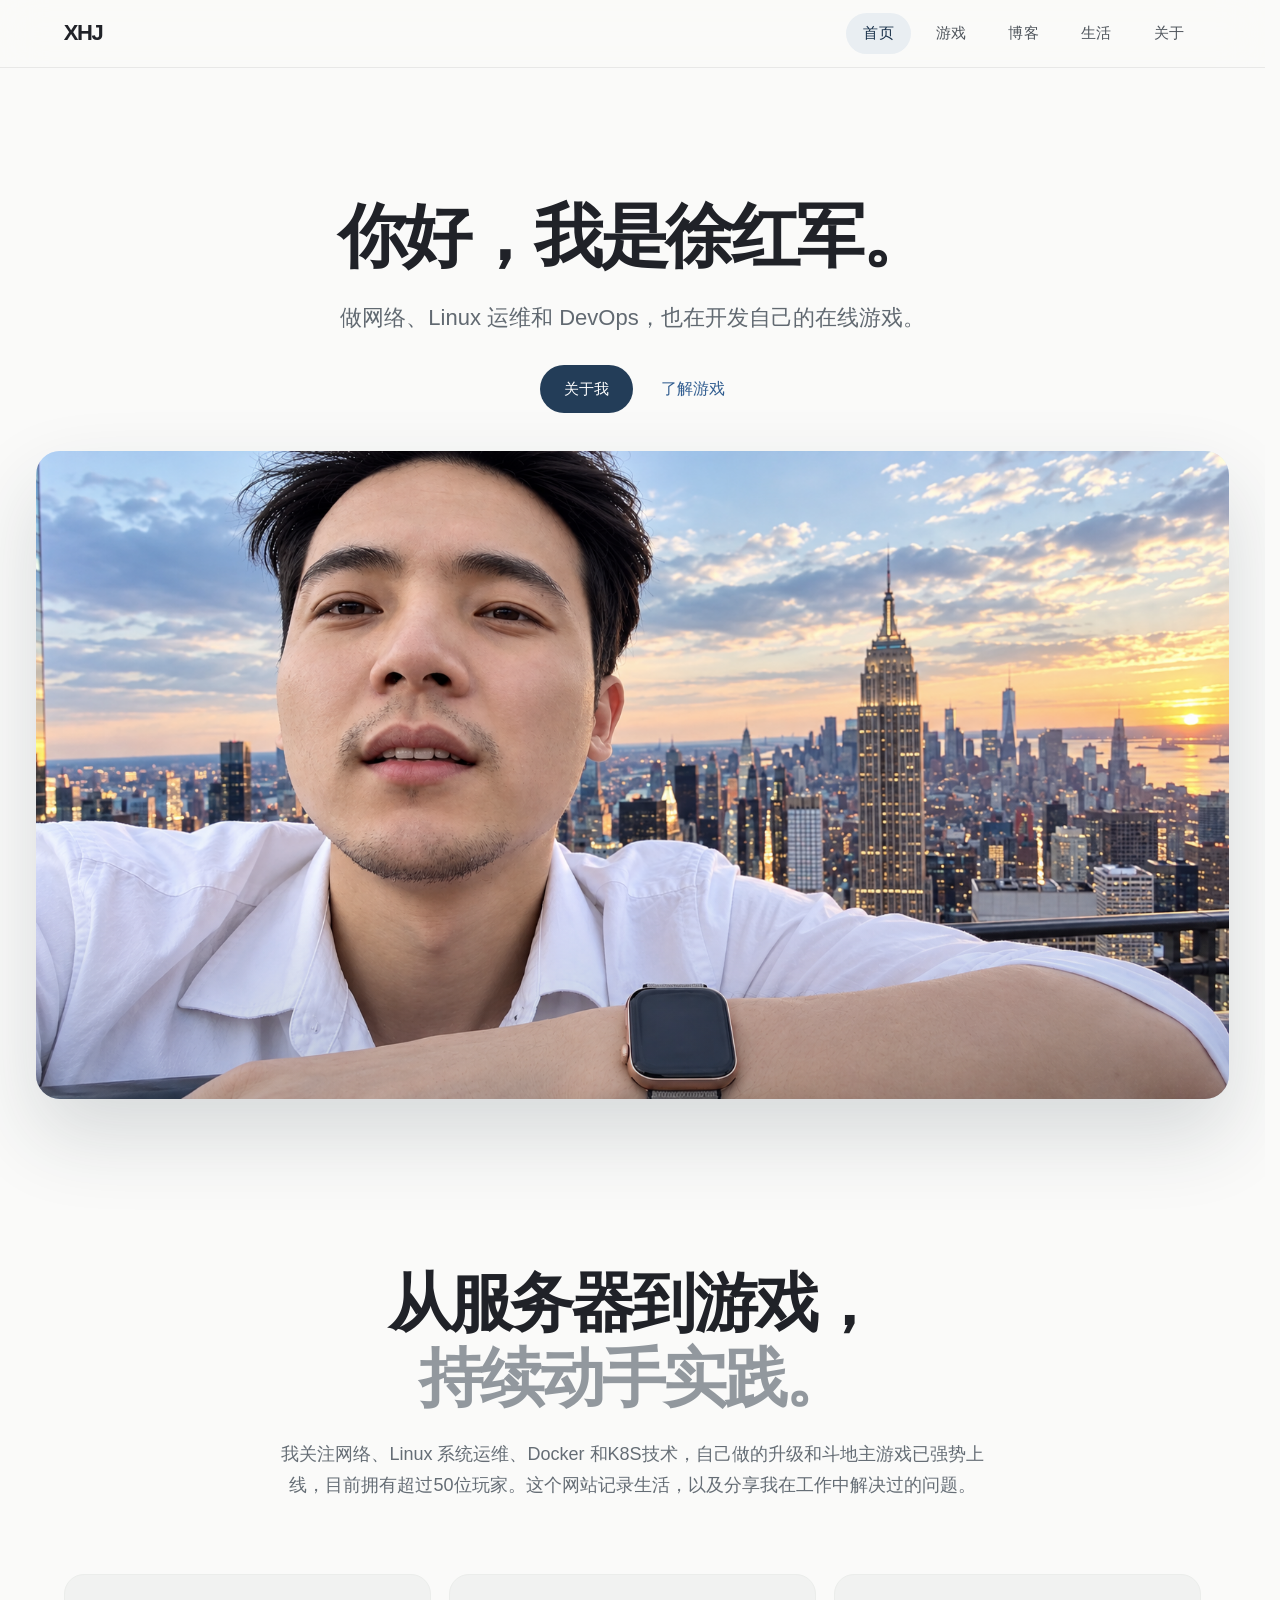
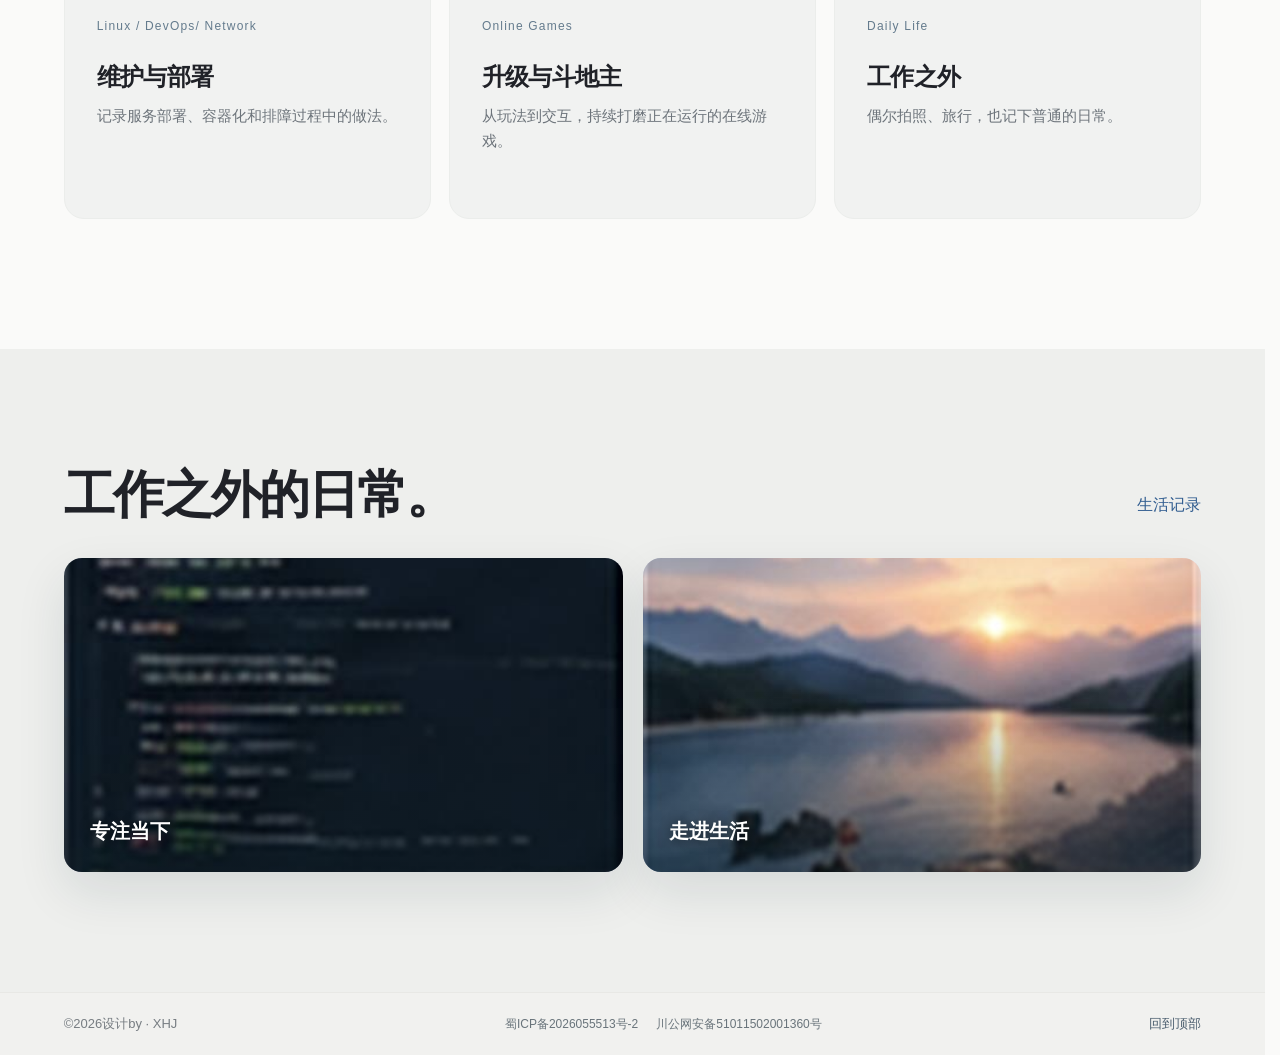
<file: index.html>
<!doctype html>
<html lang="zh-CN">
<head>
  <meta charset="utf-8">
  <meta name="viewport" content="width=device-width, initial-scale=1">
  <meta name="theme-color" content="#f5f5f7">
  <meta name="description" content="徐红军 XHJ 的个人网站，记录 Linux 运维、DevOps 项目与生活。">
  <title>个人主页</title>
  <link rel="icon" type="image/svg+xml" href="assets/favicon.svg">
  <link rel="stylesheet" href="styles.css?v=20261028d">
</head>
<body class="home-page">
  <header class="topbar">
    <div class="wrap nav">
      <a class="logo" href="index.html" aria-label="徐红军首页">XHJ<span class="brand-name"></span></a>
      <nav id="nav" aria-label="主导航">
        <a class="active" href="index.html" aria-current="page">首页</a>
        <a href="projects.html">游戏</a>
        <a href="blog.html">博客</a>
        <a href="life.html">生活</a>
        <a href="about.html">关于</a>
      </nav>
      <button id="menu" class="menu" type="button" aria-label="展开菜单" aria-expanded="false"><span class="menu-lines" aria-hidden="true"></span></button>
    </div>
  </header>

  <main id="home">
    <section class="showcase-intro wrap" aria-labelledby="home-title">
      <h1 id="home-title">你好，我是徐红军。<br><span></span></h1>
      <p class="showcase-lead">做网络、Linux 运维和 DevOps，也在开发自己的在线游戏。</p>
      <div class="showcase-actions">
        <a class="btn primary" href="about.html">关于我</a>
        <a class="text-link" href="projects.html">了解游戏</a>
      </div>
    </section>

    <section class="showcase-photo wrap" aria-label="个人介绍图片">
      <div class="showcase-photo-frame">
        <img class="showcase-landscape" src="assets/hero-landscape.jpg" alt="城市夕阳背景下的人像示例图，可替换为自己的照片" width="1760" height="894" fetchpriority="high">
        <div class="showcase-photo-caption">
        </div>
      </div>
      <p class="photo-hint"></p>
    </section>

    <section class="showcase-belief wrap" aria-labelledby="belief-title">
      <p class="eyebrow"></p>
      <h2 id="belief-title">从服务器到游戏，<br><span>持续动手实践。</span></h2>
      <p>我关注网络、Linux 系统运维、Docker 和K8S技术，自己做的升级和斗地主游戏已强势上线，目前拥有超过50位玩家。这个网站记录生活，以及分享我在工作中解决过的问题。</p>
      <div class="belief-grid">
        <article><span>Linux / DevOps/ Network</span><h3>维护与部署</h3><p>记录服务部署、容器化和排障过程中的做法。</p></article>
        <article><span>Online Games</span><h3>升级与斗地主</h3><p>从玩法到交互，持续打磨正在运行的在线游戏。</p></article>
        <article><span>Daily Life</span><h3>工作之外</h3><p>偶尔拍照、旅行，也记下普通的日常。</p></article>
      </div>
    </section>

    <section class="showcase-moments" aria-labelledby="moments-title">
      <div class="wrap">
        <div class="moments-heading">
          <div><p class="eyebrow"></p><h2 id="moments-title">工作之外的日常。</h2></div>
          <a class="text-link" href="life.html">生活记录</a>
        </div>
        <div class="moments-grid">
          <figure><img src="assets/home-workspace.jpg" alt="技术主题示例横幅" loading="lazy" width="480" height="270"><figcaption>专注当下</figcaption></figure>
          <figure><img src="assets/home-outdoors.jpg" alt="湖边日落示例横幅" loading="lazy" width="480" height="270"><figcaption>走进生活</figcaption></figure>
        </div>
      </div>
    </section>
  </main>
  <footer><div class="wrap foot"><span>©2026设计by · XHJ</span><div class="footer-records"><a href="https://beian.miit.gov.cn/" target="_blank" rel="noopener noreferrer">蜀ICP备2026055513号-2</a><a href="https://www.beian.gov.cn/portal/registerSystemInfo?recordcode=51011502001360" target="_blank" rel="noopener noreferrer">川公网安备51011502001360号</a></div><a class="footer-return" href="#home">回到顶部</a></div></footer>
  <script src="script.js"></script>
</body>
</html>
</file>
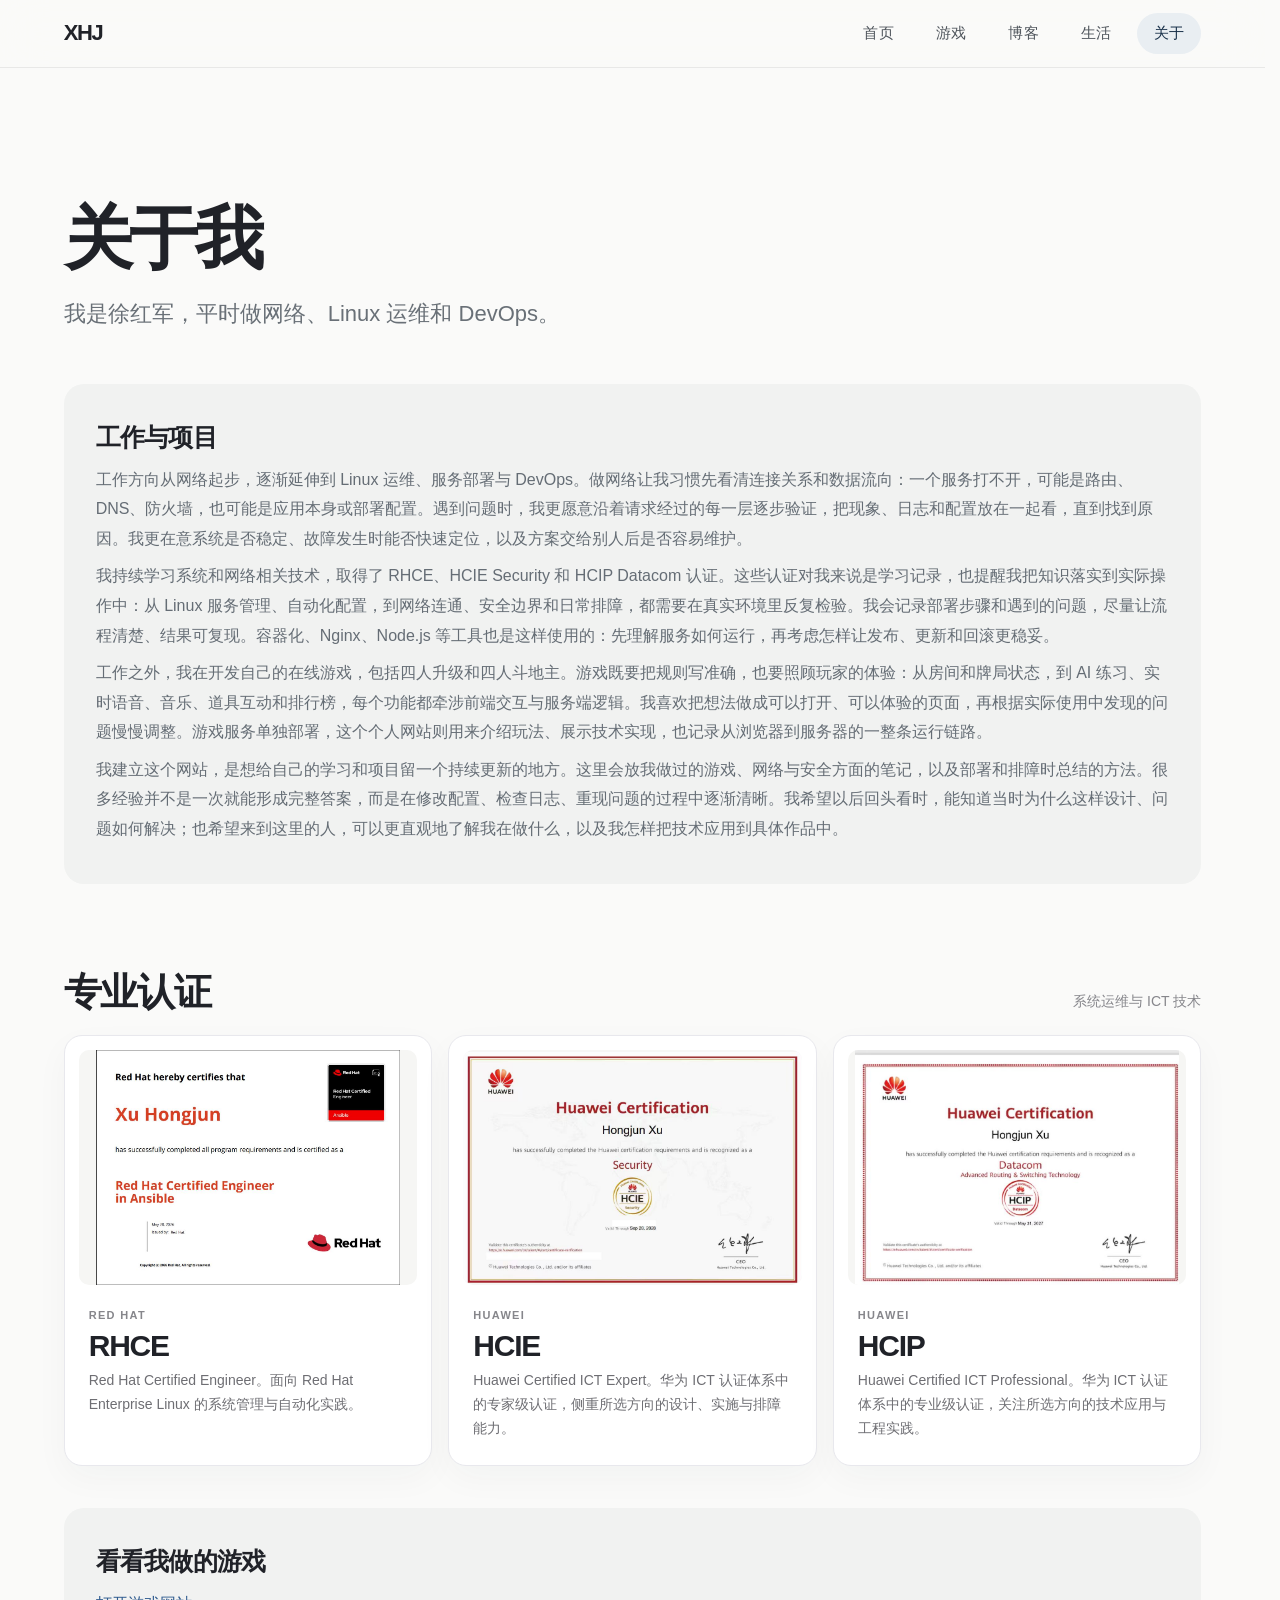
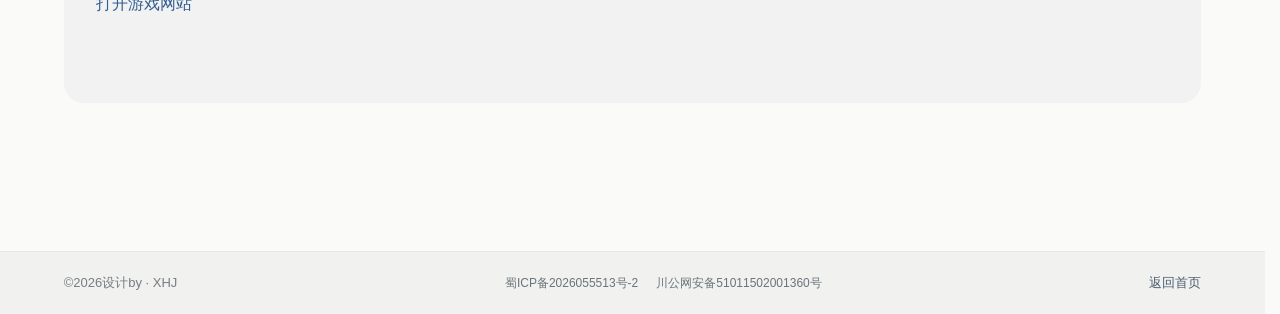
<file: about.html>
<!doctype html>
<html lang="zh-CN">
<head>
  <meta charset="utf-8">
  <meta name="viewport" content="width=device-width,initial-scale=1">
  <title>关于我</title>
  <link rel="icon" type="image/svg+xml" href="assets/favicon.svg">
  <link rel="stylesheet" href="styles.css?v=20261028d">
</head>
<body>
  <header class="topbar">
    <div class="wrap nav">
      <a class="logo" href="index.html">XHJ<span class="brand-name"></span></a>
      <nav id="nav" aria-label="主导航">
        <a href="index.html">首页</a>
        <a href="projects.html">游戏</a>
        <a href="blog.html">博客</a>
        <a href="life.html">生活</a>
        <a class="active" href="about.html">关于</a>
      </nav>
      <button id="menu" class="menu" aria-label="展开菜单" aria-expanded="false"><span class="menu-lines" aria-hidden="true"></span></button>
    </div>
  </header>
  <main class="simple-page wrap">
    <p class="eyebrow"></p>
    <h1>关于我</h1>
    <p>我是徐红军，平时做网络、Linux 运维和 DevOps。</p>
    <article class="entry">
      <h2>工作与项目</h2>
      <p>工作方向从网络起步，逐渐延伸到 Linux 运维、服务部署与 DevOps。做网络让我习惯先看清连接关系和数据流向：一个服务打不开，可能是路由、DNS、防火墙，也可能是应用本身或部署配置。遇到问题时，我更愿意沿着请求经过的每一层逐步验证，把现象、日志和配置放在一起看，直到找到原因。我更在意系统是否稳定、故障发生时能否快速定位，以及方案交给别人后是否容易维护。</p>
      <p>我持续学习系统和网络相关技术，取得了 RHCE、HCIE Security 和 HCIP Datacom 认证。这些认证对我来说是学习记录，也提醒我把知识落实到实际操作中：从 Linux 服务管理、自动化配置，到网络连通、安全边界和日常排障，都需要在真实环境里反复检验。我会记录部署步骤和遇到的问题，尽量让流程清楚、结果可复现。容器化、Nginx、Node.js 等工具也是这样使用的：先理解服务如何运行，再考虑怎样让发布、更新和回滚更稳妥。</p>
      <p>工作之外，我在开发自己的在线游戏，包括四人升级和四人斗地主。游戏既要把规则写准确，也要照顾玩家的体验：从房间和牌局状态，到 AI 练习、实时语音、音乐、道具互动和排行榜，每个功能都牵涉前端交互与服务端逻辑。我喜欢把想法做成可以打开、可以体验的页面，再根据实际使用中发现的问题慢慢调整。游戏服务单独部署，这个个人网站则用来介绍玩法、展示技术实现，也记录从浏览器到服务器的一整条运行链路。</p>
      <p>我建立这个网站，是想给自己的学习和项目留一个持续更新的地方。这里会放我做过的游戏、网络与安全方面的笔记，以及部署和排障时总结的方法。很多经验并不是一次就能形成完整答案，而是在修改配置、检查日志、重现问题的过程中逐渐清晰。我希望以后回头看时，能知道当时为什么这样设计、问题如何解决；也希望来到这里的人，可以更直观地了解我在做什么，以及我怎样把技术应用到具体作品中。</p>
    </article>
    <section class="credentials" aria-labelledby="credentials-title">
      <div class="credentials-heading">
        <div>
          <p class="eyebrow"></p>
          <h2 id="credentials-title">专业认证</h2>
        </div>
        <p>系统运维与 ICT 技术</p>
      </div>
      <div class="credentials-grid">
        <article class="credential-card">
          <img class="credential-thumb" src="assets/certificate-rhce-public.jpg" alt="RHCE 证书，二维码和证书编号已遮挡" width="1085" height="837" loading="lazy">
          <div class="credential-copy">
            <span class="credential-issuer">RED HAT</span>
            <h3>RHCE</h3>
            <p>Red Hat Certified Engineer。面向 Red Hat Enterprise Linux 的系统管理与自动化实践。</p>
          </div>
        </article>
        <article class="credential-card">
          <img class="credential-thumb" src="assets/certificate-hcie-public.jpg" alt="HCIE 证书，证书编号已遮挡" width="1090" height="744" loading="lazy">
          <div class="credential-copy">
            <span class="credential-issuer">HUAWEI</span>
            <h3>HCIE</h3>
            <p>Huawei Certified ICT Expert。华为 ICT 认证体系中的专家级认证，侧重所选方向的设计、实施与排障能力。</p>
          </div>
        </article>
        <article class="credential-card">
          <img class="credential-thumb" src="assets/certificate-hcip-public.jpg" alt="HCIP 证书，证书编号已遮挡" width="975" height="707" loading="lazy">
          <div class="credential-copy">
            <span class="credential-issuer">HUAWEI</span>
            <h3>HCIP</h3>
            <p>Huawei Certified ICT Professional。华为 ICT 认证体系中的专业级认证，关注所选方向的技术应用与工程实践。</p>
          </div>
        </article>
      </div>
    </section>
    <article class="entry">
      <h2>看看我做的游戏</h2>
      <p><a href="https://game.xhj66.cn" target="_blank" rel="noopener noreferrer">打开游戏网站</a></p>
    </article>
  </main>
  <footer><div class="wrap foot"><span>©2026设计by · XHJ</span><div class="footer-records"><a href="https://beian.miit.gov.cn/" target="_blank" rel="noopener noreferrer">蜀ICP备2026055513号-2</a><a href="https://www.beian.gov.cn/portal/registerSystemInfo?recordcode=51011502001360" target="_blank" rel="noopener noreferrer">川公网安备51011502001360号</a></div><a class="footer-return" href="index.html">返回首页</a></div></footer>
  <script src="script.js"></script>
</body>
</html>
</file>
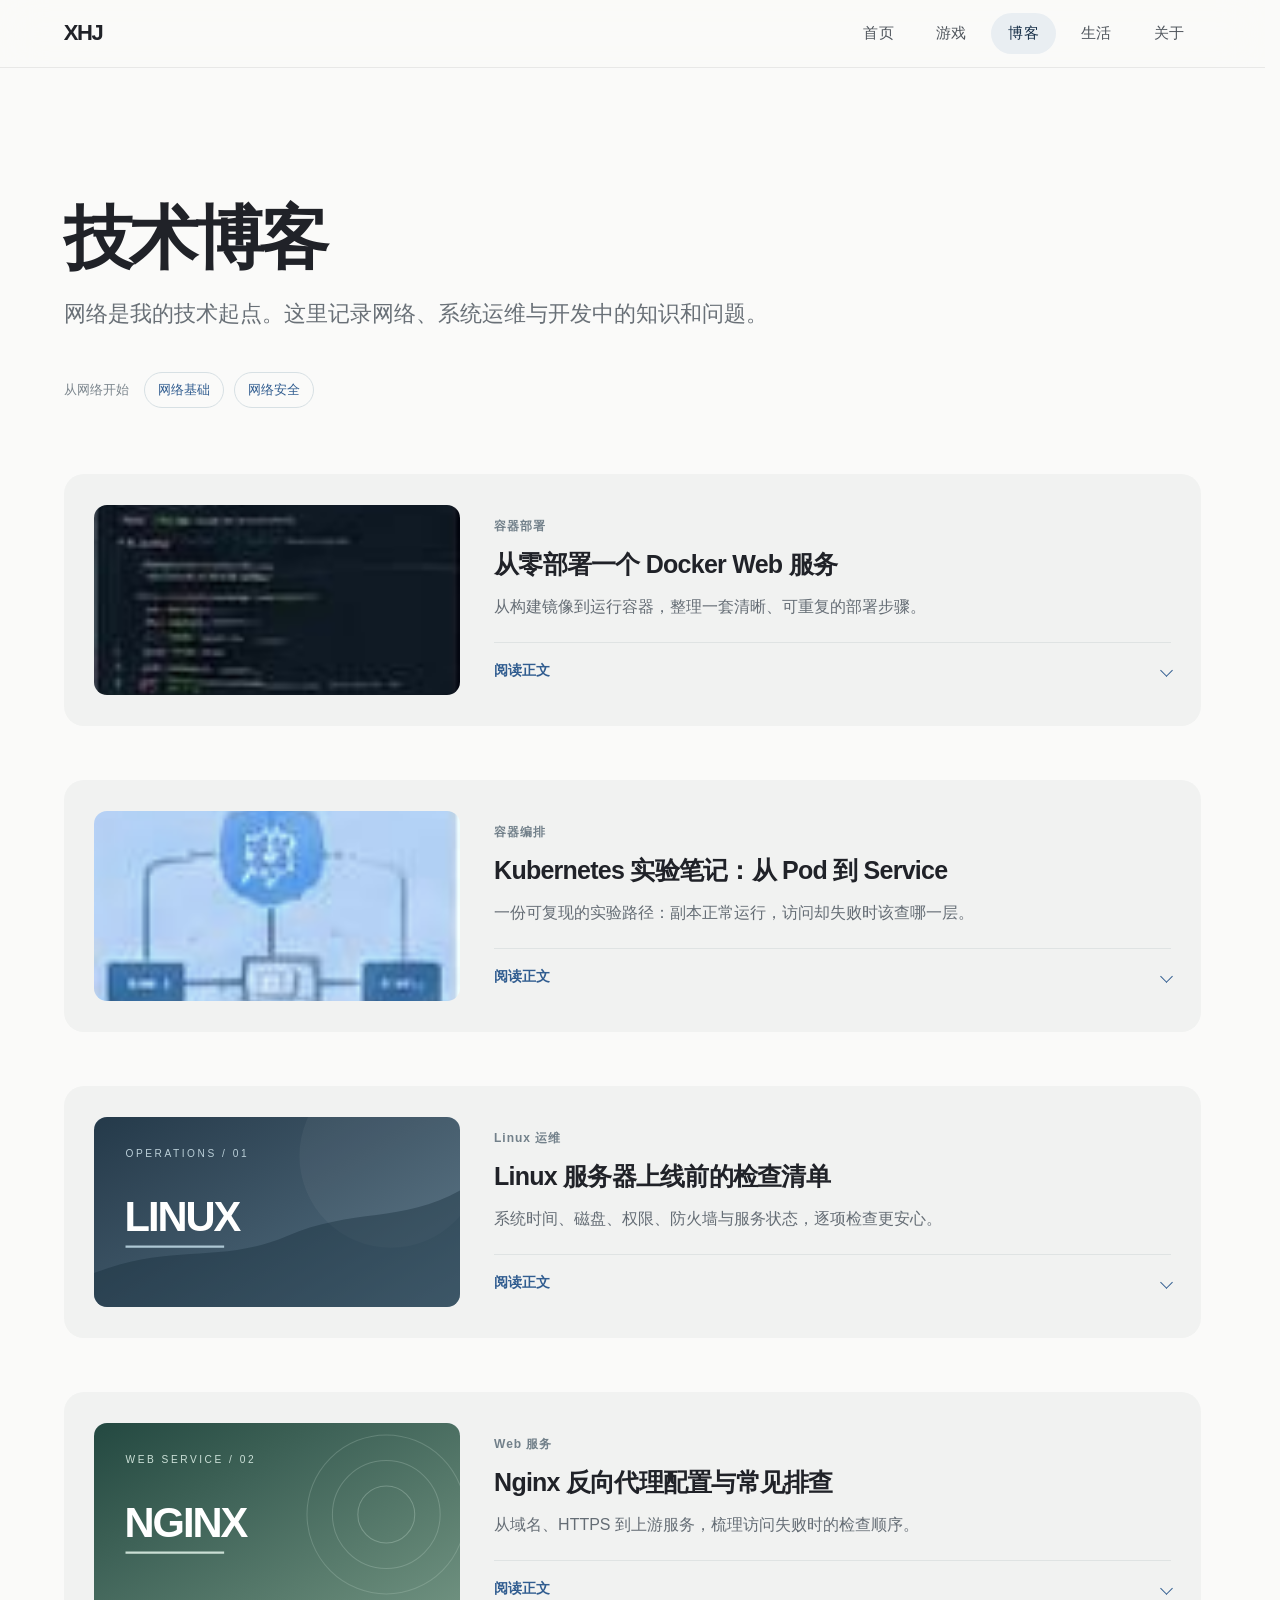
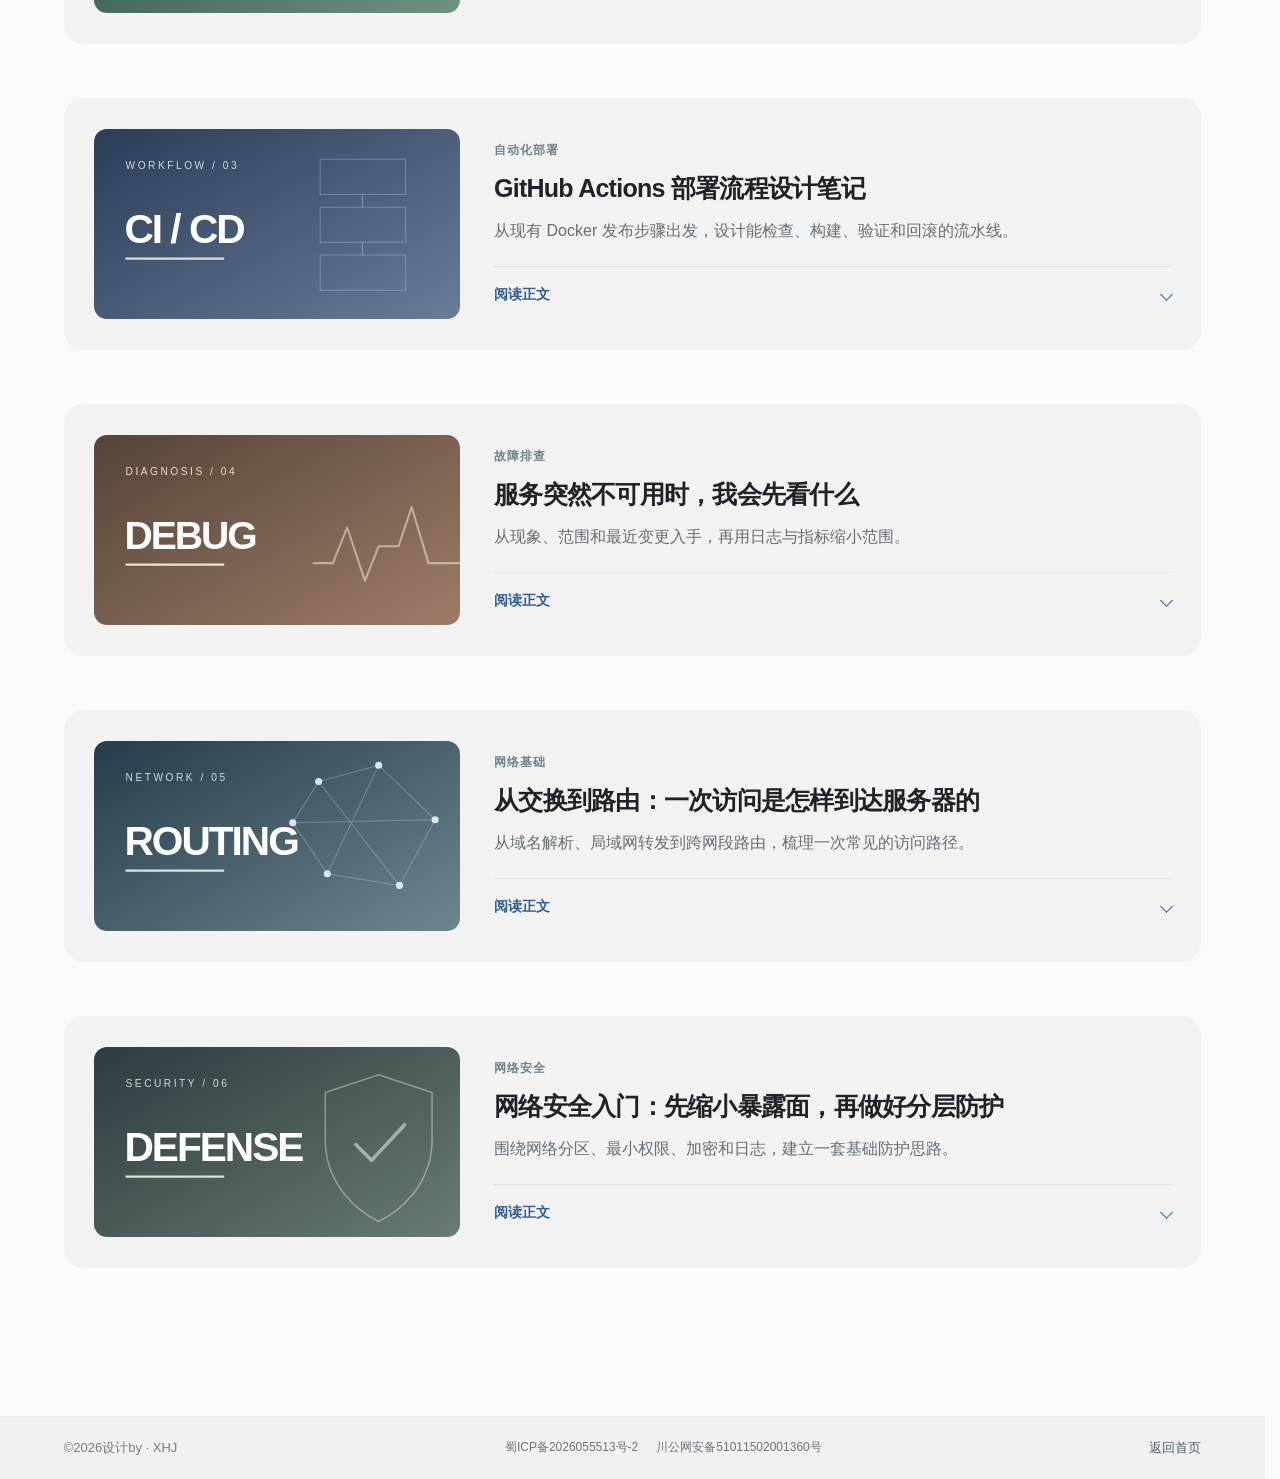
<file: blog.html>
<!doctype html>
<html lang="zh-CN">
<head>
  <meta charset="utf-8">
  <meta name="viewport" content="width=device-width,initial-scale=1">
  <meta name="description" content="徐红军的技术博客，记录 Linux 运维、容器、网络与自动化部署。">
  <title>技术博客</title>
  <link rel="icon" type="image/svg+xml" href="assets/favicon.svg">
  <link rel="stylesheet" href="styles.css?v=20261028d">
</head>
<body>
  <header class="topbar">
    <div class="wrap nav">
      <a class="logo" href="index.html">XHJ<span class="brand-name"></span></a>
      <nav id="nav" aria-label="主导航">
        <a href="index.html">首页</a>
        <a href="projects.html">游戏</a>
        <a class="active" href="blog.html" aria-current="page">博客</a>
        <a href="life.html">生活</a>
        <a href="about.html">关于</a>
      </nav>
      <button id="menu" class="menu" type="button" aria-label="展开菜单" aria-expanded="false"><span class="menu-lines" aria-hidden="true"></span></button>
    </div>
  </header>

  <main class="simple-page wrap journal-page blog-page">
    <p class="eyebrow"></p>
    <h1>技术博客</h1>
    <p>网络是我的技术起点。这里记录网络、系统运维与开发中的知识和问题。</p>
    <div class="blog-topics" aria-label="快速查看网络文章">
      <span>从网络开始</span>
      <a href="#network">网络基础</a>
      <a href="#network-security">网络安全</a>
    </div>

    <div class="blog-list">
      <article class="entry blog-entry" id="docker">
        <img class="entry-image" src="assets/note-docker.jpg" alt="Docker 文章示例配图" width="480" height="270" loading="lazy">
        <div class="post-copy">
          <p class="post-meta">容器部署 <span></span></p>
          <h2>从零部署一个 Docker Web 服务</h2>
          <p class="post-summary">从构建镜像到运行容器，整理一套清晰、可重复的部署步骤。</p>
          <details class="post-details">
            <summary>阅读正文</summary>
            <div class="post-body">
              <p>以这个个人网站为例，应用本身是静态页面，镜像只需要 Nginx。Dockerfile 固定使用 <code>nginx:1.27-alpine</code>，把 HTML、CSS、JS、图片和音乐文件复制到站点目录；<code>nginx/default.conf</code> 用 <code>try_files $uri $uri/ =404</code> 处理路径，避免资源缺失时错误地返回首页。构建前先核对资源清单：漏复制一张图片，本地双击页面可能正常，容器中却会变成 404。</p>
              <p>本地验证可执行 <code>docker build -t xhj-homepage:1.0 .</code>，再以 <code>-p 8088:80</code> 启动。先用 <code>docker ps</code> 看容器是否运行，再用 <code>curl -I http://127.0.0.1:8088/</code> 看首页响应；图片、CSS、JS 也要各抽查一个具体路径。容器的健康检查只请求首页，因此“healthy”并不能代替资源检查。</p>
              <p>曾经容易忽略的点是“端口能访问”与“页面完整”是两件事：HTML 返回 200，但静态资源路径不对时仍会出现空白图片或缺少样式。排查时打开浏览器 Network，记录失败 URL，再对照 Dockerfile 的复制路径和 Nginx 根目录，而不是盲目重建镜像。更新时给镜像新标签，确认新版本可用后再替换旧容器，并保留上一版本以便回滚。</p>
            </div>
          </details>
        </div>
      </article>

      <article class="entry blog-entry" id="kubernetes">
        <img class="entry-image" src="assets/note-kubernetes.jpg" alt="Kubernetes 文章示例配图" width="480" height="270" loading="lazy">
        <div class="post-copy">
          <p class="post-meta">容器编排 <span></span></p>
          <h2>Kubernetes 实验笔记：从 Pod 到 Service</h2>
          <p class="post-summary">一份可复现的实验路径：副本正常运行，访问却失败时该查哪一层。</p>
          <details class="post-details">
            <summary>阅读正文</summary>
            <div class="post-body">
              <p>这篇是实验记录，不对应本站线上架构；个人网站当前仍由 Docker 和 Nginx 提供服务。实验可以从一个 Nginx Deployment 开始，给 Pod 标记 <code>app: web-demo</code>，再创建选择相同标签的 ClusterIP Service。Deployment 管理副本和滚动更新，Service 提供稳定的集群内入口；两者之间靠 selector 连接。</p>
              <p>最典型的现象是 <code>kubectl get pods</code> 显示 Running，但访问 Service 仍失败。此时先运行 <code>kubectl get endpoints web-demo</code>：如果没有后端地址，重点检查 Service selector 是否与 Pod 标签完全一致；若有地址，再核对 <code>port</code>、<code>targetPort</code> 和容器实际监听端口。<code>kubectl describe pod</code> 能看到调度与探针事件，<code>kubectl logs</code> 用来判断应用是否启动。</p>
              <p>验证顺序可以固定为“Pod 内访问自身 → 集群内访问 Service → 端口转发到本机”。例如用 <code>kubectl port-forward service/web-demo 8080:80</code> 测试时，若本机能打开，说明 Service 至 Pod 的链路基本成立；外部仍不通，就该检查 Ingress、负载均衡或防火墙。这种分层验证能避免把入口问题误判成容器问题。</p>
            </div>
          </details>
        </div>
      </article>

      <article class="entry blog-entry" id="linux">
        <img class="entry-image" src="assets/blog-linux.svg" alt="Linux 运维主题示例配图" width="720" height="420" loading="lazy">
        <div class="post-copy">
          <p class="post-meta">Linux 运维 <span></span></p>
          <h2>Linux 服务器上线前的检查清单</h2>
          <p class="post-summary">系统时间、磁盘、权限、防火墙与服务状态，逐项检查更安心。</p>
          <details class="post-details">
            <summary>阅读正文</summary>
            <div class="post-body">
              <p>上线前我会先记录系统版本、内核、时区和时间同步状态，再看磁盘容量与挂载点。<code>df -h</code> 只能告诉我容量，<code>df -i</code> 还会暴露 inode 用尽的问题；日志目录、容器数据目录也要确认确实落在预期磁盘上。时间不准会影响 TLS 证书校验和日志对时，排障时尤其容易造成误判。</p>
              <p>接着检查登录与网络边界：确认普通管理账号能够登录，SSH 配置与密钥可用，防火墙只放行需要的端口。部署容器前执行 <code>ss -lntp</code>，看 80、443 或计划使用的端口是否已有进程占用；若服务通过反向代理访问，后端端口优先只绑定本机地址。</p>
              <p>应用启动后再做一次从外到内的验证：系统服务或容器是否运行，监听地址是否正确，本机 <code>curl</code> 能否返回预期内容，域名和 HTTPS 是否正常。曾遇到的常见误区是只看 <code>systemctl status</code> 或 <code>docker ps</code> 就认为上线完成；进程运行不代表请求路径、证书和静态资源都正确。把这些检查项保存在发布记录中，下次迁移或更新时就有可对照的基线。</p>
            </div>
          </details>
        </div>
      </article>

      <article class="entry blog-entry" id="nginx">
        <img class="entry-image" src="assets/blog-nginx.svg" alt="Nginx 反向代理主题示例配图" width="720" height="420" loading="lazy">
        <div class="post-copy">
          <p class="post-meta">Web 服务 <span></span></p>
          <h2>Nginx 反向代理配置与常见排查</h2>
          <p class="post-summary">从域名、HTTPS 到上游服务，梳理访问失败时的检查顺序。</p>
          <details class="post-details">
            <summary>阅读正文</summary>
            <div class="post-body">
              <p>个人网站的容器内 Nginx 监听 80，宿主机可以把它映射到 <code>127.0.0.1:8088</code>，再由对外的 Nginx 或 Caddy 负责 HTTPS 和域名入口。定位问题时，我先在宿主机执行 <code>curl -I http://127.0.0.1:8088/</code>：这里失败，先查容器、端口映射和容器日志；这里成功而域名失败，再查 DNS、证书和外层代理。</p>
              <p>502 通常意味着代理没有从上游拿到有效响应。先核对 <code>proxy_pass</code> 指向的是宿主机可访问的地址，再用 <code>ss -lntp</code> 看端口监听；容器之间互访还需确认网络与服务名。若首页能打开而图片 404，就从浏览器 Network 复制失败 URL，与 Nginx 的 <code>root</code>、<code>location</code> 和镜像里的文件路径逐一比对。</p>
              <p>改配置后先运行 <code>nginx -t</code>，语法通过再平滑加载。还有一个容易漏掉的点是 WebSocket：游戏服务使用 Socket.IO，外层代理若没有传递 Upgrade 和 Connection 头，普通页面可能正常，实时连接却无法建立。验证时要单独检查连接握手，不能只测首页的 200 状态码。</p>
            </div>
          </details>
        </div>
      </article>

      <article class="entry blog-entry" id="automation">
        <img class="entry-image" src="assets/blog-automation.svg" alt="自动化部署主题示例配图" width="720" height="420" loading="lazy">
        <div class="post-copy">
          <p class="post-meta">自动化部署 <span></span></p>
          <h2>GitHub Actions 部署流程设计笔记</h2>
          <p class="post-summary">从现有 Docker 发布步骤出发，设计能检查、构建、验证和回滚的流水线。</p>
          <details class="post-details">
            <summary>阅读正文</summary>
            <div class="post-body">
              <p>本站仓库目前没有 GitHub Actions 工作流，现行发布步骤写在 README：构建镜像、停止旧容器、启动新容器并验证。把它自动化之前，我会先拆成独立关卡：检查 HTML 引用的本地资源是否存在，检查 JS 语法，构建 Docker 镜像，然后在临时容器中请求首页及几条关键资源路径。前一步失败就停止，不继续发布。</p>
              <p>发布阶段不能只用 <code>latest</code>。更稳妥的是用提交 SHA 或版本号标记镜像，记录“当前版本 → 新版本”的对应关系。部署凭据放在 GitHub Environment 的 secrets 中，生产环境需要单独的保护规则；脚本只拿到这次发布所需的最小权限。发布后检查容器健康状态，再用浏览器或 HTTP 请求验证首页、游戏页和证书图片。</p>
              <p>有个值得提前处理的失败点：如果先删除旧容器，再发现新镜像缺文件，就会出现本可避免的中断。流水线应先构建并验证新镜像，保留旧版本标签，再执行切换。这个流程目前是设计稿，待真正落地后会补上工作流文件、一次失败日志和回滚记录。</p>
            </div>
          </details>
        </div>
      </article>

      <article class="entry blog-entry" id="troubleshooting">
        <img class="entry-image" src="assets/blog-troubleshooting.svg" alt="服务排障主题示例配图" width="720" height="420" loading="lazy">
        <div class="post-copy">
          <p class="post-meta">故障排查 <span></span></p>
          <h2>服务突然不可用时，我会先看什么</h2>
          <p class="post-summary">从现象、范围和最近变更入手，再用日志与指标缩小范围。</p>
          <details class="post-details">
            <summary>阅读正文</summary>
            <div class="post-body">
              <p>我先把“不可用”拆成可验证的现象：是整站打不开，还是只有某个页面、图片、实时连接或音乐失败？同一时间分别测试域名入口、宿主机回环地址和容器内部响应。若域名失败但 <code>127.0.0.1:8088</code> 正常，范围就缩到了 DNS、证书或反向代理；若容器内部也失败，再看应用和镜像内容。</p>
              <p>接着查看最近变更和运行状态：<code>docker ps</code> 看容器是否重启，<code>docker logs --tail 100</code> 看启动错误，<code>df -h</code> 看磁盘，<code>ss -lntp</code> 看监听端口。对于游戏，还要分别验证静态页面、HTTP 接口和 Socket.IO 连接；“能看到牌桌”不代表房间同步正常。将失败时间与 Nginx access/error log 对齐，通常可以判断请求到底停在哪一层。</p>
              <p>修复前尽量保留日志和现象，避免边猜边改造成第二个故障。恢复后把“触发条件、影响范围、定位证据、修复动作、验证结果”写成短记录。比如图片 404 的根因是镜像漏复制目录，就把资源检查加入发布步骤；如果是上游端口错误，就把本机健康请求放进部署验证。排障的结果应该反过来改进流程。</p>
            </div>
          </details>
        </div>
      </article>

      <article class="entry blog-entry" id="network">
        <img class="entry-image" src="assets/blog-network.svg" alt="网络通信主题示例配图" width="720" height="420" loading="lazy">
        <div class="post-copy">
          <p class="post-meta">网络基础 <span></span></p>
          <h2>从交换到路由：一次访问是怎样到达服务器的</h2>
          <p class="post-summary">从域名解析、局域网转发到跨网段路由，梳理一次常见的访问路径。</p>
          <details class="post-details">
            <summary>阅读正文</summary>
            <div class="post-body">
              <p>浏览器访问域名时，先查 DNS 获得目标地址，再建立 TCP 连接，HTTPS 还要完成 TLS 握手。主机发送数据包之前会根据路由表判断目标是否在本地网段；跨网段时交给默认网关。局域网内，ARP 负责把下一跳的 IP 对应到 MAC，交换机再按 MAC 地址转发帧。理解这条路径后，“页面打不开”就能拆成几个不同的问题，而不是笼统地说网络不通。</p>
              <p>我常按固定顺序检查：<code>nslookup</code> 或 <code>dig</code> 看解析结果，<code>ip route</code> 看路由，<code>ping</code> 或 <code>traceroute</code> 辅助判断可达性，再用 <code>curl -v</code> 看 TCP、TLS 和 HTTP 各停在何处。ICMP 被禁用时 ping 不通不等于 Web 服务不通，因此最终还要测目标端口。浏览器能连 IP、不能连域名，重点查 DNS；能解析但连接超时，重点查路由、防火墙和监听地址。</p>
              <p>以容器里的站点为例，还多了一层端口映射：公网请求先到宿主机代理，再到 <code>127.0.0.1:8088</code>，最后进入容器 80 端口。若本机 8088 正常而外部失败，应先看云安全组、主机防火墙和反向代理；若域名打开的仍是旧页面，再核对 DNS 指向、代理配置及浏览器缓存。这种逐跳验证能把“网络故障”缩成一个具体的断点。</p>
            </div>
          </details>
        </div>
      </article>

      <article class="entry blog-entry" id="network-security">
        <img class="entry-image" src="assets/blog-network-security.svg" alt="网络安全主题示例配图" width="720" height="420" loading="lazy">
        <div class="post-copy">
          <p class="post-meta">网络安全 <span></span></p>
          <h2>网络安全入门：先缩小暴露面，再做好分层防护</h2>
          <p class="post-summary">围绕网络分区、最小权限、加密和日志，建立一套基础防护思路。</p>
          <details class="post-details">
            <summary>阅读正文</summary>
            <div class="post-body">
              <p>我做安全检查时先画出真实入口：公网 80/443、主机管理端口、容器映射端口，以及游戏服务的接口和实时连接。个人网站容器只需要接收来自宿主机反向代理的请求，因此建议把 8088 绑定在 <code>127.0.0.1</code>，让外部只访问 HTTPS 入口。这样即使容器服务本身没有鉴权，也不会因为端口映射而多暴露一个直连入口。</p>
              <p>下一步核对配置边界。Nginx 关闭版本号展示，设置 <code>X-Content-Type-Options: nosniff</code> 和 Referrer-Policy；静态资源路径明确返回 404，避免错误文件被当作页面返回。证书图片使用遮挡二维码和编号的公开副本，原图目录由 <code>.dockerignore</code> 排除，不进入镜像。这个细节比仅在网页上用 CSS 覆盖更可靠，因为访客仍可直接下载原始图片。</p>
              <p>最后检查权限、更新和证据。部署账号只保留必要权限，密钥不写进仓库，系统与容器基础镜像按计划更新；访问日志和错误日志要能定位异常请求，备份要实际验证可恢复。安全不是一次性设置：每增加一个服务、端口或上传目录，都要重新检查它是否真的需要对外开放，以及错误配置会把什么数据暴露出去。</p>
            </div>
          </details>
        </div>
      </article>
    </div>
  </main>
  <footer><div class="wrap foot"><span>©2026设计by · XHJ</span><div class="footer-records"><a href="https://beian.miit.gov.cn/" target="_blank" rel="noopener noreferrer">蜀ICP备2026055513号-2</a><a href="https://www.beian.gov.cn/portal/registerSystemInfo?recordcode=51011502001360" target="_blank" rel="noopener noreferrer">川公网安备51011502001360号</a></div><a class="footer-return" href="index.html">返回首页</a></div></footer>
  <script src="script.js"></script>
</body>
</html>
</file>
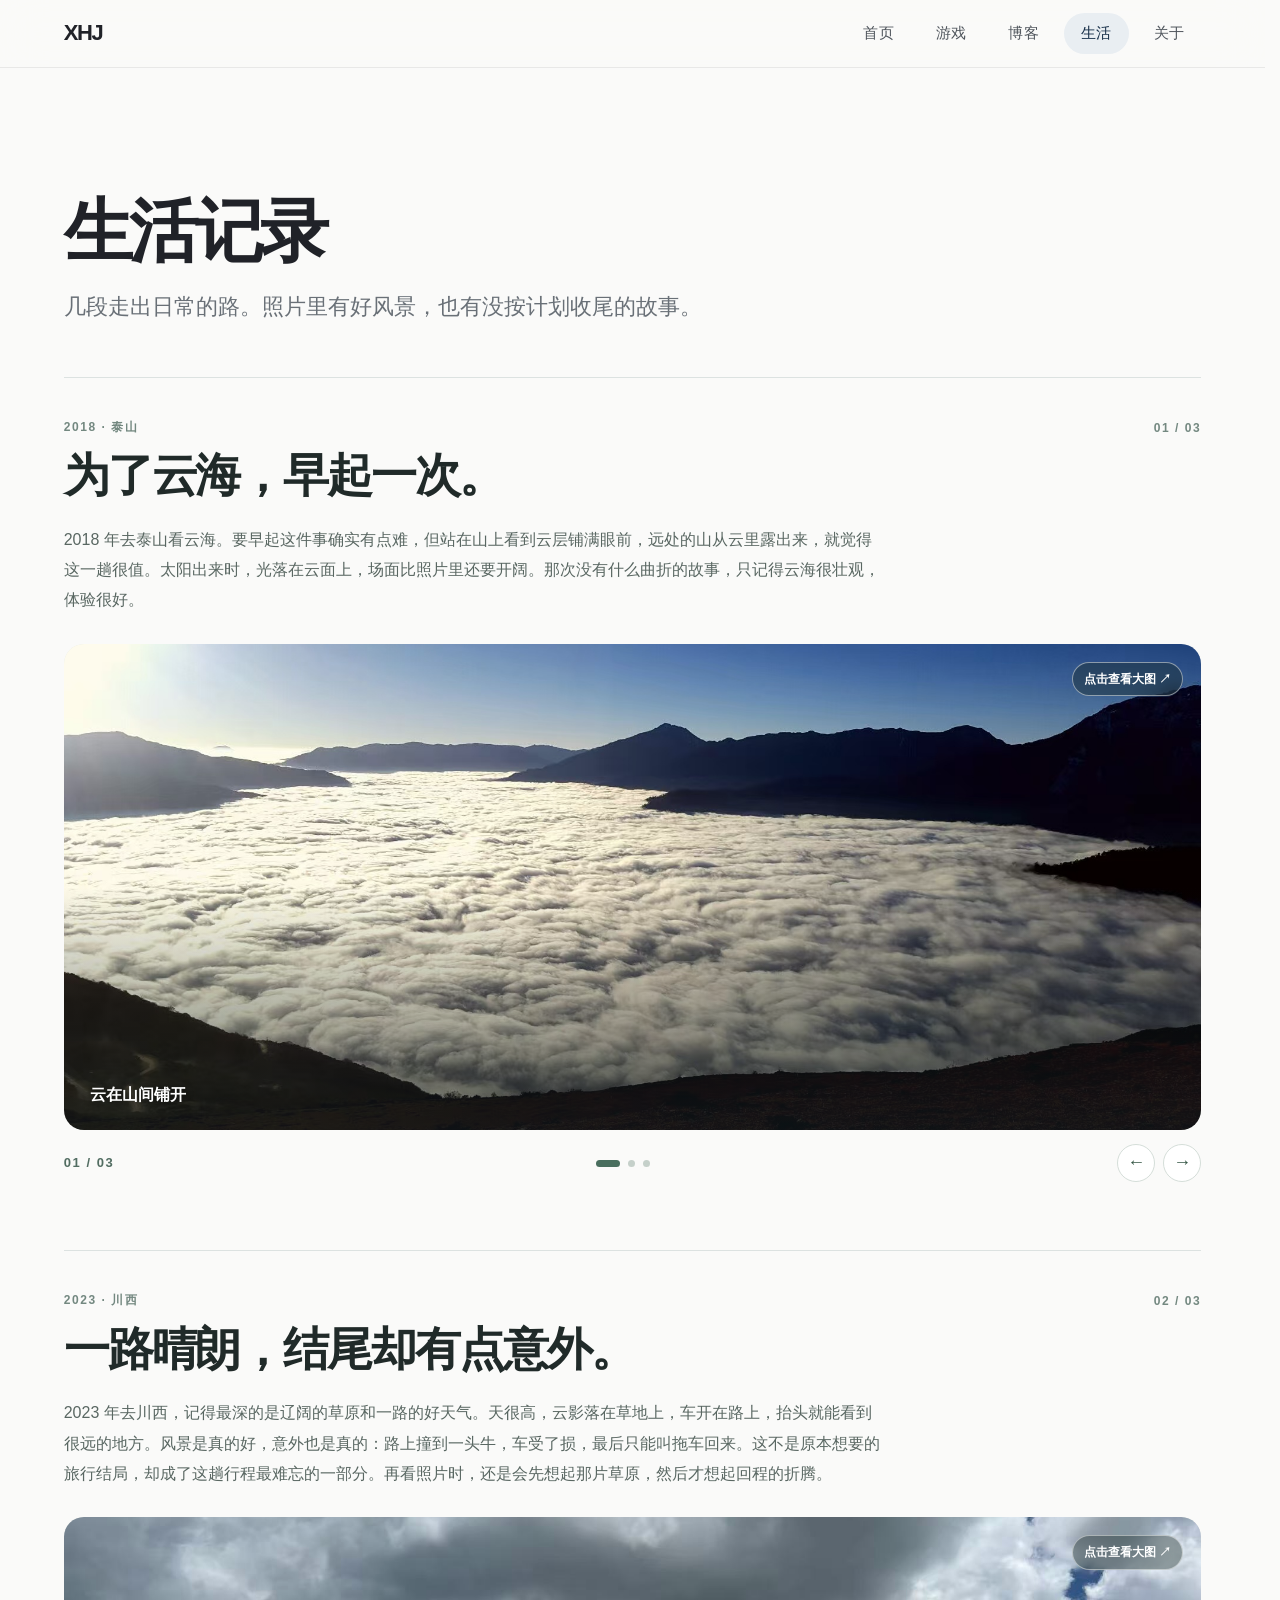
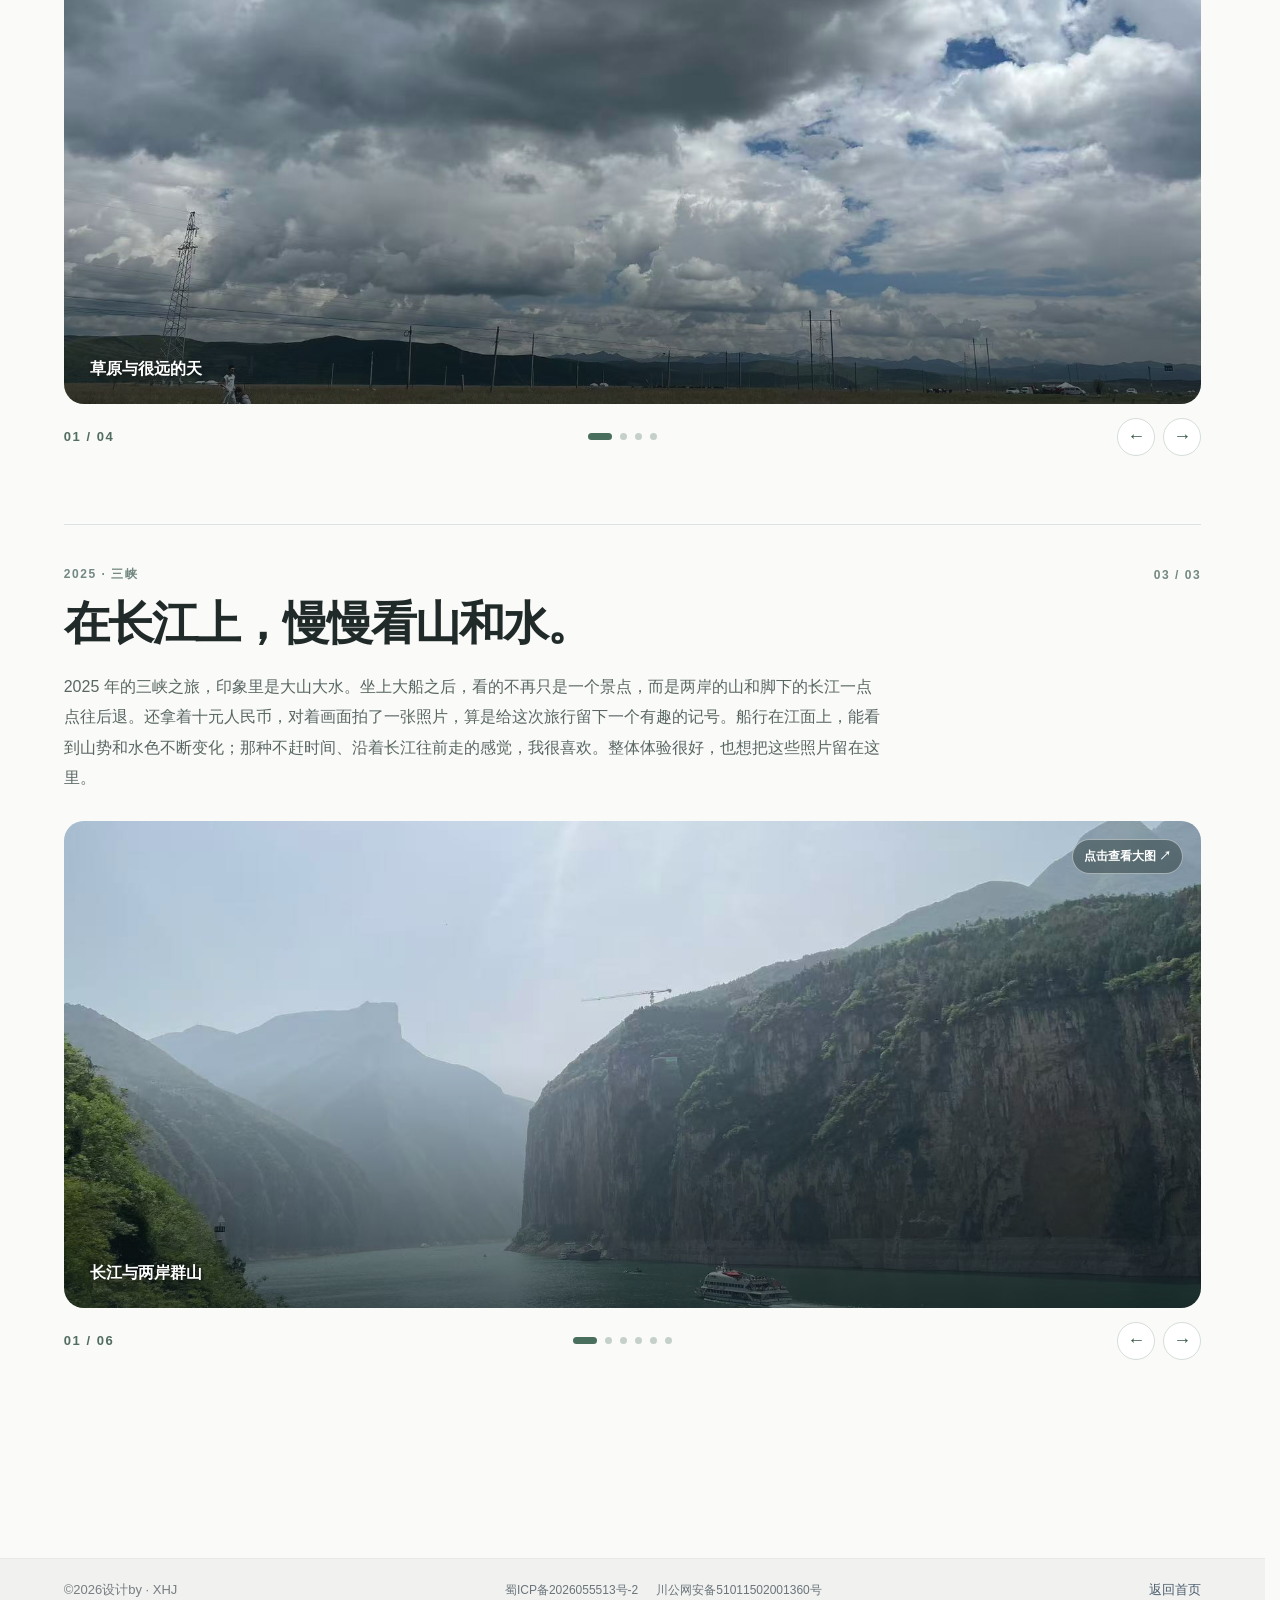
<file: life.html>
<!doctype html>
<html lang="zh-CN">
<head>
  <meta charset="utf-8">
  <meta name="viewport" content="width=device-width,initial-scale=1">
  <meta name="description" content="徐红军的旅行记录：2018 年泰山云海、2023 年川西草原、2025 年三峡之旅。">
  <title>生活记录</title>
  <link rel="icon" type="image/svg+xml" href="assets/favicon.svg">
  <link rel="stylesheet" href="styles.css?v=20261028d">
</head>
<body>
  <header class="topbar">
    <div class="wrap nav">
      <a class="logo" href="index.html">
        XHJ<span class="brand-name"></span>
      </a>
      <nav id="nav" aria-label="主导航">
        <a href="index.html">首页</a>
        <a href="projects.html">游戏</a>
        <a href="blog.html">博客</a>
        <a class="active" href="life.html" aria-current="page">生活</a>
        <a href="about.html">关于</a>
      </nav>
      <button id="menu" class="menu" type="button" aria-label="展开菜单" aria-expanded="false">
        <span class="menu-lines" aria-hidden="true"></span>
      </button>
    </div>
  </header>

  <main class="simple-page wrap life-page">
    <p class="eyebrow"></p>
    <h1>生活记录</h1>
    <p class="life-intro">几段走出日常的路。照片里有好风景，也有没按计划收尾的故事。</p>

    <article class="life-story" id="taishan">
      <div class="life-story-heading">
        <div><span class="life-story-year">2018 · 泰山</span><h2>为了云海，早起一次。</h2></div>
        <span class="life-story-index">01 / 03</span>
      </div>
      <p class="life-story-text">2018 年去泰山看云海。要早起这件事确实有点难，但站在山上看到云层铺满眼前，远处的山从云里露出来，就觉得这一趟很值。太阳出来时，光落在云面上，场面比照片里还要开阔。那次没有什么曲折的故事，只记得云海很壮观，体验很好。</p>
      <div class="life-gallery" aria-label="泰山云海照片">
        <figure class="life-photo life-photo-main"><img src="shenghuo/云海/2.jpg" alt="泰山山顶望向铺满山谷的云海" loading="lazy" width="1920" height="1080"><figcaption>云在山间铺开</figcaption></figure>
        <figure class="life-photo"><img src="shenghuo/云海/1.jpg" alt="阳光照在泰山云海和观景的人群上" loading="lazy" width="1920" height="1080"><figcaption>等到日光出现</figcaption></figure>
        <figure class="life-photo"><img src="shenghuo/云海/3.jpg" alt="泰山云海上方的日出" loading="lazy" width="1440" height="810"><figcaption>早起的回报</figcaption></figure>
      </div>
    </article>

    <article class="life-story" id="chuanxi">
      <div class="life-story-heading">
        <div><span class="life-story-year">2023 · 川西</span><h2>一路晴朗，结尾却有点意外。</h2></div>
        <span class="life-story-index">02 / 03</span>
      </div>
      <p class="life-story-text">2023 年去川西，记得最深的是辽阔的草原和一路的好天气。天很高，云影落在草地上，车开在路上，抬头就能看到很远的地方。风景是真的好，意外也是真的：路上撞到一头牛，车受了损，最后只能叫拖车回来。这不是原本想要的旅行结局，却成了这趟行程最难忘的一部分。再看照片时，还是会先想起那片草原，然后才想起回程的折腾。</p>
      <div class="life-gallery life-gallery-four" aria-label="川西旅行照片">
        <figure class="life-photo life-photo-main"><img src="shenghuo/川西/2.jpg" alt="川西草原和远处云层" loading="lazy" width="1707" height="1280"><figcaption>草原与很远的天</figcaption></figure>
        <figure class="life-photo"><img src="shenghuo/川西/1.jpg" alt="川西路上的蓝天和云" loading="lazy" width="1280" height="1707"><figcaption>路上的天空</figcaption></figure>
        <figure class="life-photo"><img src="shenghuo/川西/3.jpg" alt="川西旅途中在蓝天下的留影" loading="lazy" width="1280" height="1707"><figcaption>旅途中留个影</figcaption></figure>
        <figure class="life-photo"><img src="shenghuo/川西/路上撞了头牛.jpg" alt="川西途中事故后受损的车" loading="lazy" width="1280" height="1707"><figcaption>后来，拖车回去</figcaption></figure>
      </div>
    </article>

    <article class="life-story" id="sanxia">
      <div class="life-story-heading">
        <div><span class="life-story-year">2025 · 三峡</span><h2>在长江上，慢慢看山和水。</h2></div>
        <span class="life-story-index">03 / 03</span>
      </div>
      <p class="life-story-text">2025 年的三峡之旅，印象里是大山大水。坐上大船之后，看的不再只是一个景点，而是两岸的山和脚下的长江一点点往后退。还拿着十元人民币，对着画面拍了一张照片，算是给这次旅行留下一个有趣的记号。船行在江面上，能看到山势和水色不断变化；那种不赶时间、沿着长江往前走的感觉，我很喜欢。整体体验很好，也想把这些照片留在这里。</p>
      <div class="life-gallery life-gallery-six" aria-label="三峡之旅照片">
        <figure class="life-photo life-photo-main"><img src="shenghuo/三峡/5.jpg" alt="长江穿过三峡两岸的群山" loading="lazy" width="1707" height="1280"><figcaption>长江与两岸群山</figcaption></figure>
        <figure class="life-photo"><img src="shenghuo/三峡/2.jpg" alt="拿着十元人民币与三峡山水合影" loading="lazy" width="1707" height="1280"><figcaption>和十元人民币合个影</figcaption></figure>
        <figure class="life-photo"><img src="shenghuo/三峡/6.jpg" alt="从船上看长江水流" loading="lazy" width="1280" height="1707"><figcaption>船上的视角</figcaption></figure>
        <figure class="life-photo"><img src="shenghuo/三峡/1.jpg" alt="三峡两岸山峦与江面上的船" loading="lazy" width="1280" height="1707"><figcaption>顺着江面往前</figcaption></figure>
        <figure class="life-photo"><img src="shenghuo/三峡/3.jpg" alt="三峡江面与远处群山" loading="lazy" width="1707" height="1280"><figcaption>山和水连在一起</figcaption></figure>
        <figure class="life-photo"><img src="shenghuo/三峡/4.jpg" alt="绿色江水和三峡两岸山坡" loading="lazy" width="1707" height="1280"><figcaption>靠近水面看三峡</figcaption></figure>
      </div>
    </article>
  </main>

  <footer>
    <div class="wrap foot">
      <span>©2026设计by · XHJ</span><div class="footer-records"><a href="https://beian.miit.gov.cn/" target="_blank" rel="noopener noreferrer">蜀ICP备2026055513号-2</a><a href="https://www.beian.gov.cn/portal/registerSystemInfo?recordcode=51011502001360" target="_blank" rel="noopener noreferrer">川公网安备51011502001360号</a></div><a class="footer-return" href="index.html">返回首页</a>
    </div>
  </footer>

  <script src="script.js"></script>
  <script src="life-gallery.js"></script>
</body>
</html>
</file>
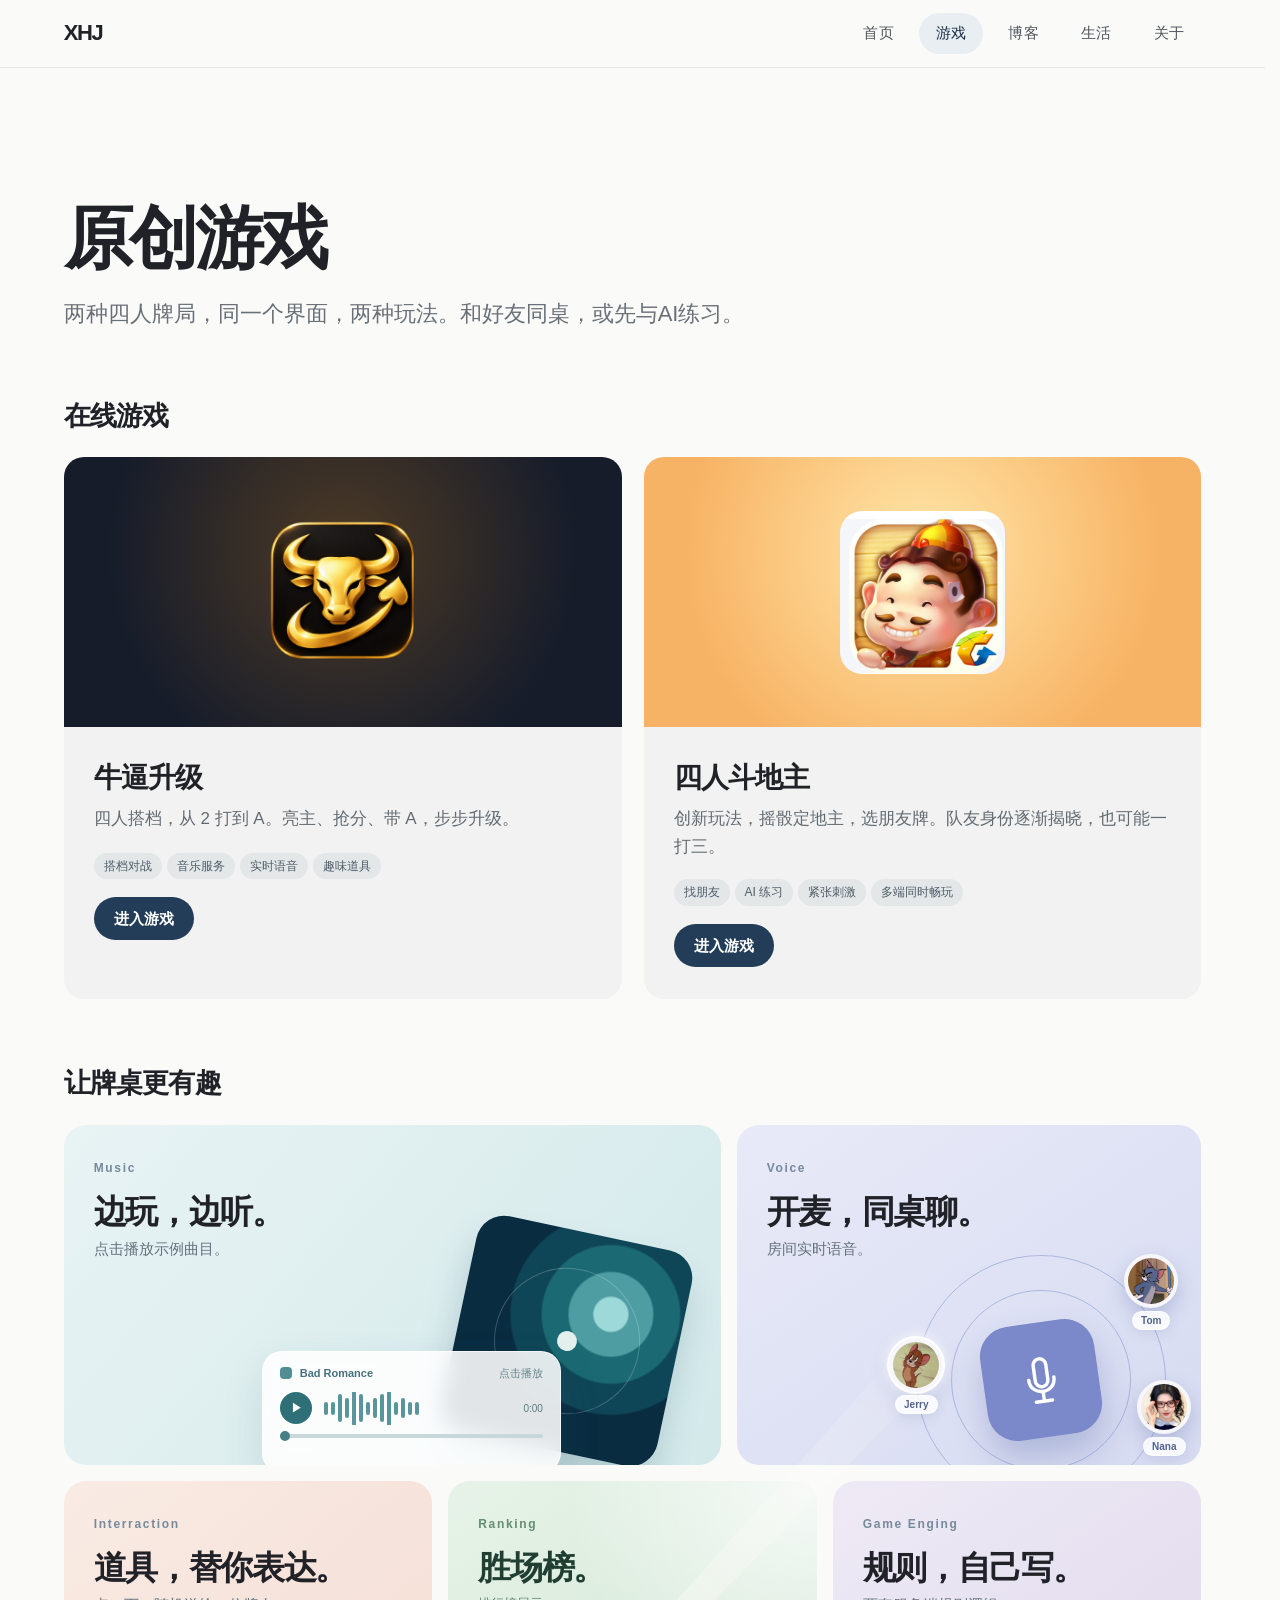
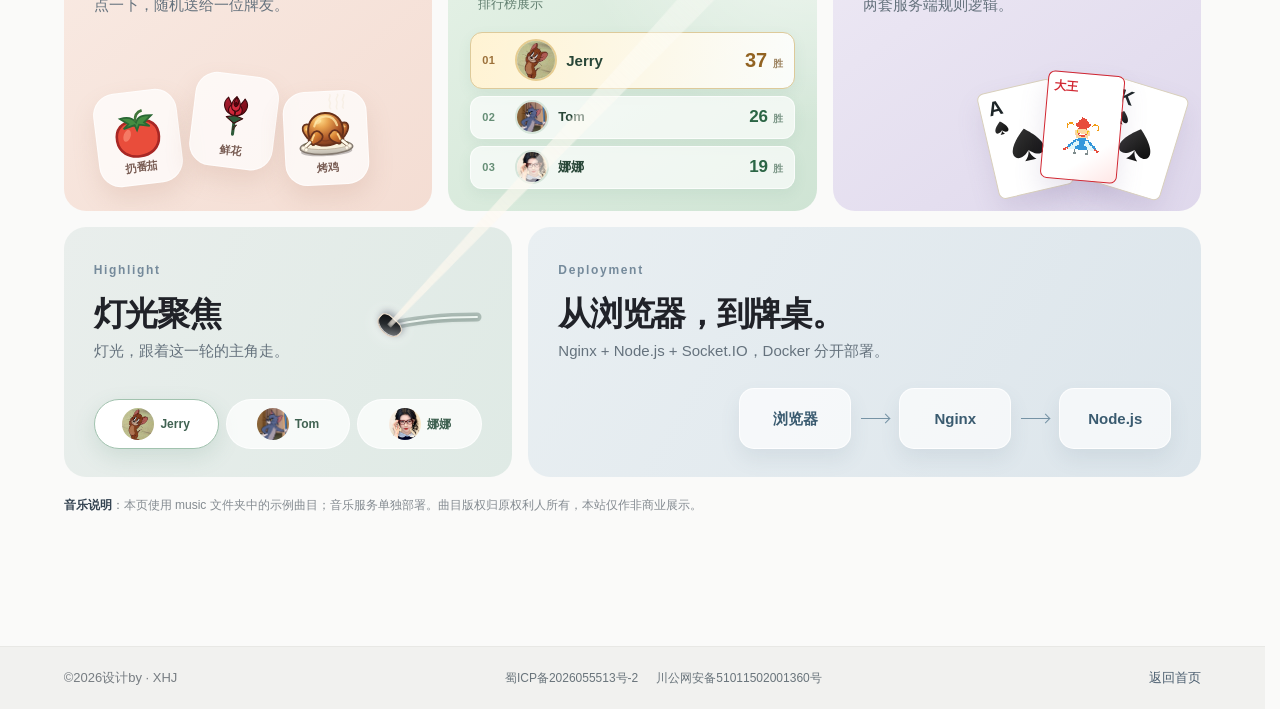
<file: projects.html>
<!doctype html>
<html lang="zh-CN">
<head>
  <meta charset="utf-8">
  <meta name="viewport" content="width=device-width,initial-scale=1">
  <title>游戏</title>
  <link rel="icon" type="image/svg+xml" href="assets/favicon.svg">
  <link rel="stylesheet" href="styles.css?v=20261028d">
</head>
<body>
  <header class="topbar">
    <div class="wrap nav">
      <a class="logo" href="index.html">XHJ<span class="brand-name"></span></a>
      <nav id="nav" aria-label="主导航">
        <a href="index.html">首页</a>
        <a class="active" href="projects.html" aria-current="page">游戏</a>
        <a href="blog.html">博客</a>
        <a href="life.html">生活</a>
        <a href="about.html">关于</a>
      </nav>
      <button id="menu" class="menu" aria-label="展开菜单" aria-expanded="false"><span class="menu-lines" aria-hidden="true"></span></button>
    </div>
  </header>
  <main class="simple-page wrap projects-page">
    <p class="eyebrow"></p>
    <h1>原创游戏</h1>
    <p>两种四人牌局，同一个界面，两种玩法。和好友同桌，或先与AI练习。</p>

    <h2 class="project-group-title">在线游戏</h2>
    <div class="game-project-grid">
      <article class="game-project" id="game">
        <div class="game-project-visual upgrade-visual">
          <img src="assets/game-upgrade-logo.png" alt="牛逼升级游戏标志">
        </div>
        <div class="game-project-body">
          <p class="game-project-kicker"></p>
          <h3>牛逼升级</h3>
          <p>四人搭档，从 2 打到 A。亮主、抢分、带 A，步步升级。</p>
          <div class="tags"><span>搭档对战</span><span>音乐服务</span><span>实时语音</span><span>趣味道具</span></div>
          <a class="game-project-link" href="https://game.xhj66.cn" target="_blank" rel="noopener noreferrer">进入游戏</a>
        </div>
      </article>
      <article class="game-project" id="doudizhu">
        <div class="game-project-visual doudizhu-visual">
          <img src="assets/game-doudizhu-avatar.png" alt="四人斗地主游戏角色">
        </div>
        <div class="game-project-body">
          <p class="game-project-kicker"></p>
          <h3>四人斗地主</h3>
          <p>创新玩法，摇骰定地主，选朋友牌。队友身份逐渐揭晓，也可能一打三。</p>
          <div class="tags"><span>找朋友</span><span>AI 练习</span><span>紧张刺激</span><span>多端同时畅玩</span></div>
          <a class="game-project-link" href="https://game.xhj66.cn" target="_blank" rel="noopener noreferrer">进入游戏</a>
        </div>
      </article>
    </div>

    <h2 class="project-group-title" id="experience">让牌桌更有趣</h2>
    <div class="game-bento">
      <article class="bento-card bento-music">
        <div class="bento-copy"><span class="bento-kicker">Music</span><h3>边玩，边听。</h3><p>点击播放示例曲目。</p></div>
        <div class="music-scene">
          <div class="album-art" aria-hidden="true"><span></span></div>
          <div class="music-player">
            <div class="music-player-top"><span class="music-player-dot" aria-hidden="true"></span><b>Bad Romance</b><span class="music-player-state">点击播放</span></div>
            <div class="music-player-controls">
              <button class="music-toggle" type="button" aria-label="播放示例音乐" aria-pressed="false"><span aria-hidden="true">▶</span></button>
              <div class="music-wave" aria-hidden="true"><span></span><span></span><span></span><span></span><span></span><span></span><span></span><span></span><span></span><span></span><span></span><span></span><span></span><span></span></div>
              <span class="music-time">0:00</span>
            </div>
            <input class="music-progress" type="range" min="0" max="100" value="0" aria-label="音乐播放进度">
            <audio class="music-audio" src="music/BadRomance.mp3" preload="none"></audio>
          </div>
        </div>
      </article>
      <article class="bento-card bento-voice">
        <div class="bento-copy"><span class="bento-kicker">Voice</span><h3>开麦，同桌聊。</h3><p>房间实时语音。</p></div>
        <div class="voice-scene">
          <span class="voice-ring voice-ring-one" aria-hidden="true"></span><span class="voice-ring voice-ring-two" aria-hidden="true"></span>
          <span class="voice-mic" aria-hidden="true"><svg viewBox="0 0 64 64"><rect x="25" y="8" width="14" height="31" rx="7"/><path d="M18 30c0 19 28 19 28 0M32 45v10m-9 0h18"/></svg></span>
          <span class="voice-person voice-person-jerry"><img src="assets/voice-jerry.png" alt=""><b>Jerry</b></span>
          <span class="voice-person voice-person-tom"><img src="assets/voice-tom.png" alt=""><b>Tom</b></span>
          <span class="voice-person voice-person-nana"><img src="assets/voice-nana.png" alt=""><b>Nana</b></span>
        </div>
      </article>
      <article class="bento-card bento-props">
        <div class="bento-copy"><span class="bento-kicker">Interraction</span><h3>道具，替你表达。</h3><p>点一下，随机送给一位牌友。</p></div>
        <div class="props-scene" aria-label="互动道具">
          <button class="prop-option" type="button" data-prop="tomato" aria-label="扔番茄，随机选择一位牌友"><img src="assets/game-prop-tomato.svg" alt=""><span>扔番茄</span></button>
          <button class="prop-option" type="button" data-prop="flower" aria-label="送鲜花，随机选择一位牌友"><img src="assets/game-prop-flower.svg" alt=""><span>鲜花</span></button>
          <button class="prop-option" type="button" data-prop="turkey" aria-label="送烤鸡，随机选择一位牌友"><img src="assets/game-prop-roast-chicken.svg" alt=""><span>烤鸡</span></button>
        </div>
        <span class="prop-status" role="status" aria-live="polite"></span>
      </article>
      <article class="bento-card bento-ranking">
        <div class="bento-copy"><span class="bento-kicker">Ranking</span><h3>胜场榜。</h3><p>排行榜展示</p></div>
        <ol class="ranking-scene" aria-label="AI 玩家胜场展示">
          <li class="ranking-row" data-player="jerry"><span class="rank-no">01</span><span class="rank-avatar"><img src="assets/voice-jerry.png" alt=""></span><span class="rank-name">Jerry</span><strong class="rank-score">37 <small>胜</small></strong></li>
          <li class="ranking-row" data-player="tom"><span class="rank-no">02</span><span class="rank-avatar"><img src="assets/voice-tom.png" alt=""></span><span class="rank-name">Tom</span><strong class="rank-score">26 <small>胜</small></strong></li>
          <li class="ranking-row" data-player="nana"><span class="rank-no">03</span><span class="rank-avatar"><img src="assets/voice-nana.png" alt=""></span><span class="rank-name">娜娜</span><strong class="rank-score">19 <small>胜</small></strong></li>
        </ol>
      </article>
      <article class="bento-card bento-engine" id="technology">
        <div class="bento-copy"><span class="bento-kicker">Game Enging</span><h3>规则，自己写。</h3><p>两套服务端规则逻辑。</p></div>
        <div class="engine-scene" aria-label="游戏牌面：黑桃 A、大王、黑桃 K">
          <span class="game-face" aria-hidden="true"><b class="game-face-rank">A</b><img class="game-face-suit" src="assets/game-card-spade.svg" alt=""><img class="game-face-center" src="assets/game-card-spade.svg" alt=""></span>
          <span class="game-face game-face-joker" aria-hidden="true"><b class="game-face-rank">大王</b><img class="game-face-center" src="assets/game-card-joker.svg" alt=""></span>
          <span class="game-face" aria-hidden="true"><b class="game-face-rank">K</b><img class="game-face-suit" src="assets/game-card-spade.svg" alt=""><img class="game-face-center" src="assets/game-card-spade.svg" alt=""></span>
        </div>
      </article>
      <div class="bento-final-row">
        <article class="bento-card bento-focus">
          <div class="bento-copy"><span class="bento-kicker">Highlight</span><h3>灯光聚焦</h3><p>灯光，跟着这一轮的主角走。</p></div>
          <svg class="focus-rail" viewBox="0 0 155 90" aria-hidden="true" focusable="false">
            <path class="focus-rail-groove" d="M 31.61 44.37 A 125 32 0 0 1 120 35"/>
            <path class="focus-rail-highlight" d="M 31.61 44.37 A 125 32 0 0 1 120 35"/>
          </svg>
          <span class="voice-focus-lamp" aria-hidden="true"><span class="voice-focus-beam"></span></span>
          <div class="focus-controls" aria-label="选择聚焦的牌友">
            <button type="button" class="focus-person is-active" data-focus="jerry" aria-pressed="true"><img src="assets/voice-jerry.png" alt=""><span>Jerry</span></button>
            <button type="button" class="focus-person" data-focus="tom" aria-pressed="false"><img src="assets/voice-tom.png" alt=""><span>Tom</span></button>
            <button type="button" class="focus-person" data-focus="nana" aria-pressed="false"><img src="assets/voice-nana.png" alt=""><span>娜娜</span></button>
          </div>
        </article>
        <article class="bento-card bento-deploy">
          <div class="bento-copy"><span class="bento-kicker">Deployment</span><h3>从浏览器，到牌桌。</h3><p>Nginx + Node.js + Socket.IO，Docker 分开部署。</p></div>
          <div class="deploy-scene" aria-hidden="true"><span>浏览器</span><i></i><span>Nginx</span><i></i><span>Node.js</span></div>
        </article>
      </div>
    </div>
    <p class="music-notice"><strong>音乐说明</strong>：本页使用 music 文件夹中的示例曲目；音乐服务单独部署。曲目版权归原权利人所有，本站仅作非商业展示。</p>
  </main>
  <footer><div class="wrap foot"><span>©2026设计by · XHJ</span><div class="footer-records"><a href="https://beian.miit.gov.cn/" target="_blank" rel="noopener noreferrer">蜀ICP备2026055513号-2</a><a href="https://www.beian.gov.cn/portal/registerSystemInfo?recordcode=51011502001360" target="_blank" rel="noopener noreferrer">川公网安备51011502001360号</a></div><a class="footer-return" href="index.html">返回首页</a></div></footer>
  <script src="script.js"></script>
  <script src="game-props.js"></script>
  <script src="music-demo.js"></script>
  <script src="table-focus.js"></script>
</body>
</html>
</file>
<file: styles.css>
:root{--ink:#152945;--muted:#71829a;--blue:#2776ed;--border:#e6edf6;--bg:#fff;--shadow:0 10px 35px rgba(26,64,112,.06)}*{box-sizing:border-box}html{scroll-behavior:smooth;scroll-padding-top:75px}body{margin:0;background:var(--bg);font-family:Inter,-apple-system,BlinkMacSystemFont,"PingFang SC","Microsoft YaHei",sans-serif;color:var(--ink);line-height:1.65}a{text-decoration:none;color:inherit}button{font:inherit}.wrap{max-width:1160px;margin:auto;padding-left:30px;padding-right:30px}.topbar{height:70px;background:rgba(255,255,255,.95);position:sticky;top:0;z-index:20;border-bottom:1px solid #edf2f7;backdrop-filter:blur(14px)}.nav{height:100%;display:flex;align-items:center;justify-content:space-between}.logo{font-size:25px;font-weight:800;letter-spacing:1px}.logo span{color:var(--blue)}nav{display:flex;gap:39px}nav a{font-size:14px;color:#53657d;position:relative}nav a:hover,nav a.active{color:var(--blue)}nav a.active:after{content:"";height:2px;background:var(--blue);position:absolute;left:0;right:0;bottom:-9px}.menu{display:none;background:none;border:0;color:var(--ink);font-size:24px;cursor:pointer}.hero{height:455px;position:relative;overflow:hidden;background:linear-gradient(90deg,rgba(242,248,255,.97),rgba(245,250,255,.85) 38%,rgba(238,247,255,.1)),linear-gradient(180deg,#dceafa,#fff0df 72%,#b5d6e9)}.hero-sky{position:absolute;inset:0;background-image:url('assets/hero-landscape.jpg');background-position:center 53%;background-size:cover;opacity:.42}.hero:after{content:"";position:absolute;inset:0;background:linear-gradient(90deg,rgba(249,252,255,.94) 0%,rgba(249,252,255,.72) 39%,rgba(249,252,255,.08) 90%)}.hero-content{position:relative;z-index:2;padding-top:75px}.eyebrow{letter-spacing:2px;font-size:12px;color:#6f8dad;font-weight:600}.hero h1{font-size:44px;letter-spacing:1px;margin:7px 0 0;line-height:1.25}.hero h1 span{margin-left:8px}.hero h2{font-size:21px;font-weight:500;margin:10px 0 15px}.intro{font-size:14px;color:#60748c;line-height:2}.actions{display:flex;gap:14px;margin-top:23px}.btn{display:inline-flex;align-items:center;justify-content:center;padding:10px 22px;border-radius:7px;font-size:13px;font-weight:600;transition:transform .2s,box-shadow .2s}.btn:hover{transform:translateY(-2px)}.primary{background:var(--blue);color:#fff;box-shadow:0 5px 14px #2776ed25}.ghost{border:1px solid #a8c1e5;background:#ffffffa6;color:#356397}.hero-quote{position:absolute;right:11%;top:105px;z-index:2;transform:rotate(-9deg);font-family:serif;letter-spacing:4px;color:#28496d;font-size:17px}.section{padding-top:52px}.section-head{display:flex;justify-content:space-between;align-items:center;margin-bottom:20px}.section-head h2,.about h2{font-size:20px;margin:0;font-weight:700}.section-head h2:after{content:"";display:block;width:25px;height:3px;border-radius:2px;background:var(--blue);margin-top:7px}.section-head>a{color:var(--blue);font-size:12px}.project-grid{display:grid;grid-template-columns:1fr 1fr;gap:20px}.project-card{border:1px solid var(--border);border-radius:10px;box-shadow:var(--shadow);display:flex;align-items:center;gap:17px;padding:13px;position:relative;transition:transform .2s}.project-card:hover,.note:hover{transform:translateY(-3px)}.project-art{height:135px;flex:0 0 42%;border-radius:7px;display:flex;flex-direction:column;align-items:center;justify-content:center;overflow:hidden}.game{background:radial-gradient(circle at 65% 35%,#f8dbab,#e5f0ff 62%,#afcbe7);color:#755137}.art-symbol{font-size:52px}.art-text{font-size:18px;font-weight:800}.ops{background:#12283f;align-items:flex-start;padding:20px;color:#a8c9f8}.terminal-dots{font-size:10px;color:#d4a3a3;margin-bottom:10px}.ops code{font-size:11px;line-height:1.8}.ops em{color:#65d6a2;font-style:normal}.project-copy h3,.note h3{font-size:15px;margin:0 0 8px}.project-copy p,.note p{color:var(--muted);font-size:12px;line-height:1.8;margin:0 0 10px}.tags{display:flex;gap:5px;flex-wrap:wrap}.tags span{background:#edf5ff;color:#4c8ce3;padding:2px 9px;font-size:10px;border-radius:20px}.circle-arrow{color:var(--blue);margin-left:auto;align-self:flex-end;border:1px solid var(--border);width:28px;height:28px;display:grid;place-items:center;border-radius:50%}.notes-grid{display:grid;grid-template-columns:repeat(3,1fr);gap:18px}.note{display:flex;gap:14px;padding:13px;border:1px solid var(--border);border-radius:9px;box-shadow:var(--shadow);transition:transform .2s}.note-visual{width:94px;min-width:94px;height:102px;display:grid;place-items:center;border-radius:6px;font-size:34px}.code{background:#14263b;color:#73b7f8}.cloud{background:linear-gradient(135deg,#a7d1ff,#e8f4ff);color:#fff}.sunset{background:linear-gradient(150deg,#8cc9ee,#f7c5a0 65%,#6d9ec5);color:#fff}.note small{color:#91a3ba;font-size:11px}.life-section{display:grid;grid-template-columns:1fr 1.1fr;align-items:center;gap:20px;background:linear-gradient(#f7faff,#f5f9fe);border-radius:10px;padding-top:26px;padding-bottom:26px;margin-top:48px}.life-copy h2{font-size:22px;margin:6px 0}.life-copy h2 span{color:var(--blue)}.life-copy>p:not(.eyebrow){font-size:13px;color:var(--muted);line-height:2;margin-bottom:20px}.photo-strip{display:flex;align-items:center;justify-content:center;gap:10px}.photo{width:31%;aspect-ratio:4/5;border:5px solid white;border-radius:5px;box-shadow:0 6px 18px #1a40651a;background-size:cover;background-position:center;position:relative}.photo span{position:absolute;bottom:7px;left:6px;color:#fff;font-size:11px;text-shadow:0 1px 5px #000}.photo:nth-child(1){transform:rotate(-7deg)}.photo:nth-child(2){transform:rotate(4deg)}.photo:nth-child(3){transform:rotate(-3deg)}.mountain{background-image:url('assets/life-mountain.jpg')}.food{background-image:url('assets/life-food.jpg')}.evening{background-image:url('assets/life-evening.jpg')}.about{display:flex;justify-content:space-between;gap:30px;padding-top:55px;padding-bottom:45px}.about p{max-width:690px;color:var(--muted);font-size:13px}.about-links{display:flex;gap:20px;align-items:center;white-space:nowrap;font-size:13px;color:#3976bf}footer{border-top:1px solid var(--border);color:#94a3b8;font-size:12px}.foot{min-height:64px;display:flex;justify-content:space-between;align-items:center}.foot a{color:#6684a9}.simple-page{padding-top:70px;padding-bottom:90px;min-height:70vh}.simple-page h1{font-size:32px}.simple-page>p{color:var(--muted)}.entry{border-bottom:1px solid var(--border);padding:24px 0}.entry h2{font-size:19px;margin:0 0 8px}.entry p{font-size:14px;color:var(--muted)}@media(max-width:800px){.wrap{padding-left:20px;padding-right:20px}.topbar{height:62px}.menu{display:block}nav{display:none;position:absolute;left:0;right:0;top:62px;background:white;box-shadow:0 14px 22px #203a5215;padding:16px 20px;flex-direction:column;gap:18px}nav.open{display:flex}nav a.active:after{display:none}.hero{height:470px}.hero-content{padding-top:48px}.hero h1{font-size:35px}.hero h2{font-size:17px}.hero-quote{top:auto;bottom:30px;right:8%;font-size:14px}.project-grid{grid-template-columns:1fr}.notes-grid{grid-template-columns:1fr}.life-section{grid-template-columns:1fr}.photo-strip{max-width:500px;margin:auto;width:100%}.about{flex-direction:column;padding-top:40px;gap:12px}}@media(max-width:450px){.hero{height:470px}.hero-sky{background-position:65% center}.hero:after{background:linear-gradient(90deg,rgba(249,252,255,.93),rgba(249,252,255,.52))}.hero h1{font-size:31px}.intro{font-size:12px}.hero-quote{font-size:12px;bottom:24px}.project-art{flex-basis:35%;height:112px}.project-card{gap:11px}.project-copy h3{font-size:13px}.project-copy p{font-size:11px}.circle-arrow{display:none}.life-copy h2{font-size:18px}.section{padding-top:38px}.section-head h2{font-size:18px}.note-visual{width:80px;min-width:80px;height:90px}}

.hero-sky{opacity:.72}.project-art.game{background:#dceafa url('assets/project-game.jpg') center/cover no-repeat}.project-art.ops{background:#12283f url('assets/project-devops.jpg') center/cover no-repeat}.project-art.game>* ,.project-art.ops>*{visibility:hidden}.note-visual.code{background:#14263b url('assets/note-docker.jpg') center/cover no-repeat}.note-visual.cloud{background:#a7d1ff url('assets/note-kubernetes.jpg') center/cover no-repeat}.note-visual.sunset{background:#8cc9ee url('assets/note-life.jpg') center/cover no-repeat}.note-visual{color:transparent;text-shadow:none}.photo{background-color:#dceafa}
.entry{display:flow-root}.entry-image{float:right;width:230px;height:135px;object-fit:cover;border-radius:8px;margin:0 0 14px 24px;background:#e6edf6}@media(max-width:600px){.entry-image{float:none;display:block;width:100%;height:180px;margin:0 0 16px}}

/* Each navigation page has its own content and a consistent reading layout. */
body:has(.simple-page){background:#f7faff}
.simple-page{max-width:1000px;min-height:calc(100vh - 135px);padding-top:62px;padding-bottom:80px}
.simple-page>.eyebrow{margin:0 0 5px}
.simple-page h1{font-size:38px;line-height:1.25;margin:0 0 10px}
.simple-page>p:not(.eyebrow){font-size:15px;margin:0 0 32px;max-width:700px}
.simple-page .entry{min-height:182px;margin:16px 0;padding:22px 24px;border:1px solid var(--border);border-radius:12px;background:#fff;box-shadow:var(--shadow)}
.simple-page .entry h2{font-size:20px;line-height:1.4;margin:4px 0 10px}
.simple-page .entry p{font-size:14px;line-height:1.85;margin:0 0 8px}
.simple-page .entry a{color:var(--blue)}
.simple-page .entry-image{width:250px;height:136px;margin:0 0 0 28px}
body:has(.hero)>main{min-height:calc(100vh - 134px)}
body:has(.hero) .hero{min-height:calc(100vh - 134px);height:auto}
body:has(.hero) .hero-content{padding-top:clamp(75px,13vh,150px);padding-bottom:130px}
body:has(.hero) .hero-quote{top:clamp(110px,19vh,200px)}
@media(max-width:800px){
  .simple-page{padding-top:42px}
  .simple-page h1{font-size:31px}
  body:has(.hero) .hero{min-height:calc(100vh - 126px)}
  body:has(.hero) .hero-content{padding-top:clamp(55px,10vh,95px);padding-bottom:130px}
  body:has(.hero) .hero-quote{top:auto}
}
@media(max-width:600px){
  .simple-page .entry{padding:16px}
  .simple-page .entry-image{float:none;display:block;width:100%;height:180px;margin:0 0 16px}
  .simple-page .entry h2{font-size:18px}
}

.project-group-title{font-size:18px;margin:34px 0 14px;line-height:1.4}
.game-project-grid{display:grid;grid-template-columns:repeat(2,minmax(0,1fr));gap:18px}
.game-project{overflow:hidden;border:1px solid var(--border);border-radius:12px;background:#fff;box-shadow:var(--shadow)}
.game-project-visual{height:190px;display:grid;place-items:center;overflow:hidden}
.game-project-visual img{display:block;max-width:150px;max-height:150px;object-fit:contain}
.upgrade-visual{background:radial-gradient(circle at 50% 35%,#4d3a25,#161c2a 72%)}
.doudizhu-visual{background:radial-gradient(circle at 50% 35%,#ffe6a8,#f7b365 72%)}
.doudizhu-visual img{border-radius:22px;max-width:140px;max-height:140px}
.game-project-body{padding:20px 22px 22px}
.game-project-kicker{margin:0;color:#7992ad;font-size:12px;letter-spacing:.04em}
.game-project h3{font-size:22px;margin:4px 0 8px;line-height:1.35}
.game-project-body>p:not(.game-project-kicker){font-size:14px;color:var(--muted);line-height:1.8;min-height:76px;margin:0 0 14px}
.game-project .tags{margin-bottom:18px}
.game-project-link{display:inline-flex;align-items:center;justify-content:center;padding:8px 16px;border-radius:7px;background:var(--blue);color:#fff;font-size:13px;font-weight:600}
.game-project-link:hover{background:#1764d6}
@media(max-width:700px){.game-project-grid{grid-template-columns:1fr}.game-project-body>p:not(.game-project-kicker){min-height:0}}

/* Home introduction */
.home-page{background:#fff}
.home-intro{display:grid;grid-template-columns:minmax(0,1fr) 180px;gap:clamp(28px,5vw,70px);align-items:center;min-height:480px;margin-top:30px;margin-bottom:34px;padding:58px clamp(26px,6vw,78px);border-radius:22px;background:linear-gradient(90deg,rgba(248,252,255,.97) 0%,rgba(248,252,255,.9) 43%,rgba(248,252,255,.32) 100%),url('assets/hero-landscape.jpg') center/cover no-repeat;box-shadow:0 16px 48px #1d4c8317}
.home-intro-copy{max-width:660px}
.home-intro .eyebrow,.home-story .eyebrow,.home-moments .eyebrow{color:var(--blue);font-weight:700;letter-spacing:.17em}
.home-intro h1{font-size:clamp(38px,5vw,64px);line-height:1.19;letter-spacing:-.04em;margin:15px 0 16px}
.home-intro h1 span{display:block;color:var(--blue)}
.home-role{font-size:clamp(18px,2vw,23px);font-weight:650;margin:0 0 25px}
.home-lead{font-size:16px;line-height:1.9;color:#52657c;margin:0 0 10px}
.home-lead.secondary{color:#75869a}
.home-actions{display:flex;gap:12px;flex-wrap:wrap;margin-top:30px}
.home-actions .btn{min-width:132px;font-size:14px;padding:12px 20px}
.home-keywords{display:flex;flex-wrap:wrap;gap:8px;margin-top:34px}
.home-keywords span{padding:6px 12px;background:#edf5ff;border:1px solid #deebfc;border-radius:20px;color:#4b77a9;font-size:12px}
.home-portrait{position:relative;width:180px;margin:0;justify-self:end;align-self:center}
.home-portrait img{display:block;width:180px;height:180px;object-fit:cover;object-position:center 25%;border:5px solid #fff;border-radius:50%;box-shadow:0 16px 40px #1d4c8330}
.home-portrait figcaption{margin-top:12px;padding:5px 8px;background:rgba(255,255,255,.9);border-radius:6px;color:#59718d;font-size:11px;text-align:center}
.home-story{background:linear-gradient(135deg,#f3f8ff,#f9fbff)}
.home-story-inner{display:grid;grid-template-columns:.9fr 1.1fr;gap:clamp(34px,6vw,90px);padding-top:70px;padding-bottom:74px}
.home-story h2,.home-moments h2{font-size:clamp(27px,3vw,38px);line-height:1.4;letter-spacing:-.02em;margin:12px 0 18px}
.home-story-heading>p:not(.eyebrow),.home-moments-copy>p:not(.eyebrow){font-size:15px;line-height:1.9;color:#687c93;margin:0}
.home-story-points{display:grid;gap:14px}
.home-story-points article{display:grid;grid-template-columns:42px 1fr;column-gap:15px;align-items:start;padding:17px 20px;background:#fff;border:1px solid #e5eef9;border-radius:12px;box-shadow:var(--shadow)}
.point-number{grid-row:span 2;font-size:13px;font-weight:700;color:var(--blue);padding-top:2px}
.home-story-points h3{font-size:16px;margin:0 0 4px}
.home-story-points p{font-size:13px;color:#75869a;margin:0;line-height:1.7}
.home-moments{display:grid;grid-template-columns:1fr;gap:26px;padding-top:72px;padding-bottom:90px}
.home-moments-copy>a{display:inline-block;color:var(--blue);font-size:14px;font-weight:650;margin-top:22px}
.home-moments-copy>a span{transition:transform .2s;display:inline-block}
.home-moments-copy>a:hover span{transform:translateX(4px)}
.home-moments-photos{display:grid;grid-template-columns:1fr 1fr;gap:18px}
.home-moments-photos figure{margin:0;position:relative;overflow:hidden;border-radius:12px;background:#eaf1fb;aspect-ratio:16/9;box-shadow:var(--shadow)}
.home-moments-photos img{width:100%;height:100%;display:block;object-fit:cover;transition:transform .35s ease}
.home-moments-photos figure:hover img{transform:scale(1.04)}
.home-moments-photos figcaption{position:absolute;left:12px;bottom:12px;padding:5px 10px;border-radius:6px;background:rgba(20,41,69,.7);color:#fff;font-size:12px}
@media(max-width:800px){
  .home-intro{grid-template-columns:minmax(0,1fr) 140px;gap:20px;min-height:430px;padding:38px 30px}
  .home-portrait,.home-portrait img{width:140px}
  .home-portrait img{height:140px}
  .home-story-inner,.home-moments{grid-template-columns:1fr;gap:32px}
  .home-moments{padding-top:64px;padding-bottom:82px}
}
@media(max-width:600px){
  .home-intro{display:flex;flex-direction:column-reverse;align-items:flex-start;min-height:0;margin-top:14px;margin-bottom:20px;padding:30px 22px 38px;gap:22px;background-image:linear-gradient(180deg,rgba(248,252,255,.84),rgba(248,252,255,.96) 52%,rgba(248,252,255,.97)),url('assets/hero-landscape.jpg')}
  .home-intro h1{font-size:38px}
  .home-portrait{align-self:flex-start}
  .home-portrait figcaption{margin-top:8px}
  .home-story-inner{padding-top:54px;padding-bottom:56px}
  .home-moments{padding-top:58px;padding-bottom:80px}
  .home-moments-photos{grid-template-columns:1fr;gap:14px}
}

/* Native cross-page transition with a CSS-only fallback. */
.btn,.game-project-link,nav a,.project-card,.note{transition:transform .22s ease,background-color .22s ease,color .22s ease,box-shadow .22s ease}
nav a:hover{transform:translateY(-1px)}
@media(prefers-reduced-motion:reduce){
  html{scroll-behavior:auto}
  *,*:before,*:after{animation-duration:.01ms!important;transition-duration:.01ms!important}
}

/* Quiet product-style visual system */
:root{--ink:#1d1d1f;--muted:#6e6e73;--blue:#0066cc;--border:#e8e8ed;--bg:#fff;--shadow:0 14px 40px rgba(0,0,0,.045)}
body{color:var(--ink);font-family:-apple-system,BlinkMacSystemFont,"SF Pro Display","PingFang SC","Microsoft YaHei",sans-serif;line-height:1.55}
.wrap{max-width:1200px}
.topbar{height:56px;border-bottom:1px solid rgba(0,0,0,.06);background:rgba(251,251,253,.82);backdrop-filter:saturate(180%) blur(20px);-webkit-backdrop-filter:saturate(180%) blur(20px)}
.nav{max-width:1200px}
.logo{font-size:20px;letter-spacing:-.04em;font-weight:700}
.logo span{color:var(--ink)}
nav{gap:34px}
nav a{font-size:12px;color:#424245;transition:color .2s ease,opacity .2s ease}
nav a:hover,nav a.active{color:var(--ink)}
nav a.active:after{display:none}
nav a.active{font-weight:700}
.menu{font-size:23px}
.eyebrow{font-size:12px;letter-spacing:.12em;font-weight:650;color:#86868b}
.btn{border-radius:999px;padding:10px 20px;font-size:14px;font-weight:500}
.primary{background:var(--blue);box-shadow:none}
.primary:hover{background:#0077ed}
.ghost{color:var(--blue);background:transparent;border-color:var(--blue)}
.text-link{font-size:16px;color:var(--blue);font-weight:500;white-space:nowrap}
.text-link span{display:inline-block;transition:transform .2s ease}
.text-link:hover span{transform:translateX(4px)}
footer{background:#f5f5f7;border-top:0}
.foot{min-height:62px;color:#86868b}
.foot a{color:#6e6e73}
@media(max-width:800px){
  .topbar{height:56px}
  nav{top:56px;background:rgba(251,251,253,.97)}
}

/* Home */
.home-page{background:#fff}
.showcase-intro{text-align:center;padding-top:clamp(80px,10vw,132px);padding-bottom:48px}
.showcase-intro .eyebrow{color:#6e6e73;margin:0 0 22px}
.showcase-intro h1{font-size:clamp(42px,6.1vw,78px);line-height:1.14;letter-spacing:-.055em;font-weight:700;margin:0 auto 24px;max-width:1000px}
.showcase-intro h1 span{color:#86868b}
.showcase-lead{font-size:clamp(17px,2vw,23px);color:#6e6e73;margin:0 auto;max-width:740px;line-height:1.6}
.showcase-actions{display:flex;gap:28px;align-items:center;justify-content:center;margin-top:31px}
.showcase-photo{padding-bottom:100px}
.showcase-photo-frame{position:relative;min-height:470px;border-radius:22px;overflow:hidden;background:#dfeaf7}
.showcase-landscape{width:100%;height:clamp(390px,48vw,580px);display:block;object-fit:cover;object-position:center;filter:saturate(.75)}
.showcase-photo-frame:after{content:"";position:absolute;inset:0;background:linear-gradient(0deg,rgba(15,38,65,.38),transparent 40%);pointer-events:none}
.showcase-photo-caption{position:absolute;z-index:2;left:clamp(24px,4vw,55px);bottom:clamp(22px,4vw,50px);display:flex;align-items:center;gap:14px;color:#fff}
.showcase-avatar{width:64px;height:64px;object-fit:cover;border:2px solid rgba(255,255,255,.8);border-radius:50%;background:#edf5ff}
.showcase-photo-caption strong{display:block;font-size:17px;font-weight:650}
.showcase-photo-caption span{display:block;font-size:13px;opacity:.86;margin-top:3px}
.photo-hint{text-align:right;font-size:11px;color:#86868b;margin:10px 4px 0}
.showcase-belief{text-align:center;padding-top:40px;padding-bottom:130px}
.showcase-belief>.eyebrow{margin:0 0 20px}
.showcase-belief h2{font-size:clamp(40px,5.2vw,68px);line-height:1.18;letter-spacing:-.045em;margin:0 auto 22px}
.showcase-belief h2 span{color:#86868b}
.showcase-belief>p:not(.eyebrow){font-size:18px;line-height:1.75;color:#6e6e73;max-width:730px;margin:0 auto}
.belief-grid{display:grid;grid-template-columns:repeat(3,minmax(0,1fr));gap:16px;text-align:left;margin-top:68px}
.belief-grid article{background:#f5f5f7;border-radius:20px;padding:34px 28px;min-height:218px}
.belief-grid article>span{font-size:12px;color:#86868b}
.belief-grid h3{font-size:23px;letter-spacing:-.03em;line-height:1.3;margin:18px 0 10px}
.belief-grid p{font-size:14px;line-height:1.7;color:#6e6e73;margin:0}
.showcase-moments{background:#f5f5f7;padding:100px 0 115px}
.moments-heading{display:flex;justify-content:space-between;align-items:end;gap:20px;margin-bottom:33px}
.moments-heading .eyebrow{margin:0 0 10px}
.moments-heading h2{font-size:clamp(35px,4.2vw,54px);letter-spacing:-.04em;line-height:1.2;margin:0}
.moments-heading .text-link{margin-bottom:7px}
.moments-grid{display:grid;grid-template-columns:1fr 1fr;gap:18px}
.moments-grid figure{position:relative;overflow:hidden;aspect-ratio:16/9;border-radius:18px;margin:0;background:#dfe6ee}
.moments-grid img{width:100%;height:100%;display:block;object-fit:cover;transition:transform .45s ease}
.moments-grid figure:hover img{transform:scale(1.025)}
.moments-grid figcaption{position:absolute;left:23px;bottom:21px;color:#fff;font-size:21px;font-weight:600;text-shadow:0 1px 12px #0008}
@media(max-width:800px){
  .showcase-intro{padding-top:90px}
  .showcase-photo{padding-bottom:75px}
  .showcase-belief{padding-bottom:90px}
  .belief-grid{gap:12px;margin-top:50px}
  .belief-grid article{padding:24px 18px;min-height:225px}
  .belief-grid h3{font-size:20px}
  .showcase-moments{padding:75px 0 85px}
}
@media(max-width:600px){
  .showcase-intro{padding-top:70px;padding-bottom:40px}
  .showcase-intro h1{font-size:clamp(39px,10vw,52px)}
  .showcase-actions{gap:18px;flex-wrap:wrap}
  .showcase-actions .text-link{font-size:14px}
  .showcase-photo{padding-bottom:65px}
  .showcase-photo-frame{min-height:380px;border-radius:16px}
  .showcase-landscape{height:380px}
  .showcase-photo-caption{left:20px;bottom:20px}
  .showcase-avatar{width:52px;height:52px}
  .photo-hint{text-align:left}
  .showcase-belief{padding-top:25px;padding-bottom:80px}
  .showcase-belief h2{font-size:40px}
  .showcase-belief>p:not(.eyebrow){font-size:16px}
  .belief-grid{grid-template-columns:1fr;margin-top:42px}
  .belief-grid article{min-height:0;padding:25px}
  .moments-heading{align-items:start;flex-direction:column}
  .moments-grid{grid-template-columns:1fr;gap:14px}
}

/* Other pages follow the same restrained type and spacing. */
body:has(.simple-page){background:#fff}
.simple-page{max-width:1120px;padding-top:100px;padding-bottom:120px}
.simple-page>.eyebrow{margin:0 0 15px}
.simple-page h1{font-size:clamp(42px,5.5vw,70px);letter-spacing:-.05em;line-height:1.15;margin:0 0 18px}
.simple-page>p:not(.eyebrow){font-size:19px;color:#6e6e73;line-height:1.65;margin:0 0 52px}
.project-group-title{font-size:25px;letter-spacing:-.03em;margin:55px 0 20px}
.game-project-grid{gap:18px}
.game-project{border:0;border-radius:18px;background:#f5f5f7;box-shadow:none}
.game-project-visual{height:255px}
.game-project-visual img{max-width:175px;max-height:175px}
.doudizhu-visual img{max-width:165px;max-height:165px}
.game-project-body{padding:26px 28px 30px}
.game-project h3{font-size:28px;letter-spacing:-.035em}
.game-project-body>p:not(.game-project-kicker){color:#6e6e73}
.game-project-link{border-radius:999px;background:var(--blue)}
.tags span{background:#e8e8ed;color:#515155}
.simple-page .entry{border:0;border-radius:18px;background:#f5f5f7;box-shadow:none;padding:30px;margin:18px 0;min-height:195px}
.simple-page .entry h2{font-size:24px;letter-spacing:-.03em}
.simple-page .entry p{font-size:15px;color:#6e6e73}
.simple-page .entry-image{width:260px;height:145px;border-radius:12px}
@media(max-width:600px){
  .simple-page{padding-top:70px;padding-bottom:90px}
  .simple-page>p:not(.eyebrow){font-size:17px;margin-bottom:36px}
  .simple-page .entry{padding:22px}
  .simple-page .entry-image{width:100%;height:190px;margin:0 0 18px}
}

/* Readable navigation and quieter details */
.topbar{height:64px}
.logo{display:inline-flex;align-items:baseline;gap:10px;font-size:21px;letter-spacing:-.045em}
.brand-name{font-size:12px;font-weight:500;letter-spacing:.02em;color:#76767b}
nav{gap:38px}
nav a{font-size:15px;line-height:1.5;color:#47474c;font-weight:500}
nav a.active{font-weight:600}
.eyebrow{font-size:13px;letter-spacing:.09em}
.showcase-intro h1{font-size:clamp(42px,5.7vw,72px)}
.showcase-lead{font-size:clamp(18px,2vw,22px)}
.text-link{font-size:16px}
.btn{font-size:15px}
.belief-grid article>span,.photo-hint{font-size:13px}
.belief-grid p{font-size:15px}
.showcase-photo-caption span{font-size:14px}
.game-project-kicker{font-size:14px}
.game-project-body>p:not(.game-project-kicker){font-size:16px}
.game-project-link{font-size:15px;padding:10px 20px}
.tags span{font-size:12px;padding:4px 10px}
.simple-page .entry p{font-size:16px}
.foot{font-size:13px}
.menu{width:40px;height:40px;align-items:center;justify-content:center;padding:0}
.menu-lines,.menu-lines:before,.menu-lines:after{display:block;width:18px;height:1.5px;background:currentColor;border-radius:2px;position:relative;transition:transform .22s ease,top .22s ease,opacity .22s ease}
.menu-lines:before,.menu-lines:after{content:"";position:absolute;left:0}
.menu-lines:before{top:-6px}
.menu-lines:after{top:6px}
.menu[aria-expanded="true"] .menu-lines{background:transparent}
.menu[aria-expanded="true"] .menu-lines:before{top:0;transform:rotate(45deg)}
.menu[aria-expanded="true"] .menu-lines:after{top:0;transform:rotate(-45deg)}
@media(max-width:800px){
  .topbar{height:64px}
  nav{top:64px;gap:0;padding:8px 20px 18px}
  nav a{display:block;padding:12px 0;font-size:17px}
  .menu{display:flex}
}
@media(max-width:600px){
  .showcase-intro h1{font-size:clamp(38px,9.5vw,50px)}
  .showcase-lead{font-size:17px}
  .brand-name{font-size:11px}
}

.game-tech-grid{display:grid;grid-template-columns:repeat(3,minmax(0,1fr));gap:16px}
.game-tech-grid article{min-height:220px;padding:28px;background:#f5f5f7;border-radius:18px}
.game-tech-grid article>span{font-size:13px;color:#77777d}
.game-tech-grid h3{font-size:22px;line-height:1.3;letter-spacing:-.025em;margin:22px 0 10px}
.game-tech-grid p{font-size:15px;line-height:1.75;color:#6e6e73;margin:0}
@media(max-width:800px){.game-tech-grid{grid-template-columns:1fr}.game-tech-grid article{min-height:0}}

.credentials{padding:48px 0 24px}
.credentials-heading{display:flex;justify-content:space-between;align-items:end;gap:20px;margin-bottom:20px}
.credentials-heading .eyebrow{margin:0 0 8px}
.credentials-heading h2{font-size:clamp(28px,3vw,38px);letter-spacing:-.035em;line-height:1.2;margin:0}
.credentials-heading>p{font-size:14px;color:#86868b;margin:0 0 3px}
.credentials-grid{display:grid;grid-template-columns:repeat(3,minmax(0,1fr));gap:16px}
.credential-card{display:flex;flex-direction:column;gap:22px;padding:14px 14px 24px;border:1px solid #e8e8ed;border-radius:18px;background:#fff}
.credential-thumb{display:block;width:100%;aspect-ratio:720/500;height:auto;object-fit:contain;border-radius:10px;background:#f6f6f4}
.credential-copy{padding:0 10px}
.credential-mark{display:grid;place-items:center;width:48px;height:48px;border-radius:12px;font-size:24px;font-weight:700;letter-spacing:-.06em}
.credential-redhat{color:#aa2626;background:#f9eaea}
.credential-huawei{color:#bd2636;background:#fceef0}
.credential-issuer{display:block;color:#86868b;font-size:11px;font-weight:700;letter-spacing:.12em;margin-bottom:4px}
.credential-copy h3{font-size:30px;letter-spacing:-.04em;line-height:1.2;margin:0 0 5px}
.credential-copy p{font-size:14px;color:#6e6e73;margin:0;line-height:1.7}
@media(max-width:800px){.credentials-grid{grid-template-columns:repeat(2,minmax(0,1fr))}}
@media(max-width:600px){
  .credentials{padding-top:38px}
  .credentials-heading{display:block}
  .credentials-heading>p{margin:8px 0 0}
  .credentials-grid{grid-template-columns:1fr}
  .credential-card{gap:18px}
}

/* Keep type scale consistent when moving between the home and inner pages. */
html{font-size:16px}
body{font-size:16px}
nav a{font-size:16px}
.showcase-lead{font-size:clamp(19px,2vw,23px)}
.showcase-belief>p:not(.eyebrow){font-size:19px}
.belief-grid p{font-size:16px}
.showcase-photo-caption strong{font-size:18px}
.showcase-photo-caption span{font-size:15px}
.photo-hint{font-size:14px}
.moments-heading .text-link{font-size:16px}
@media(max-width:800px){nav a{font-size:17px}}
@media(max-width:600px){
  .showcase-lead{font-size:18px}
  .showcase-belief>p:not(.eyebrow){font-size:17px}
}

/* Prevent width shifts and text resizing between pages. */
html{scroll-behavior:auto;scrollbar-gutter:stable;-webkit-text-size-adjust:100%;text-size-adjust:100%}
nav a,nav a.active{font-weight:500}
nav a:hover{transform:none}

/* Shared visual theme and stable page typography. */
:root{
  --ink:#202228;
  --muted:#686d75;
  --blue:#315d90;
  --paper:#f5f3ef;
  --line:#e7e5e0;
}
html{font-size:16px;scrollbar-gutter:stable;scroll-behavior:auto}
body{background:#fafaf9;color:var(--ink);font-size:16px}
body::before{content:"";position:fixed;inset:0;z-index:1000;pointer-events:none;background:#fafaf9;opacity:0}
body.is-leaving::before{opacity:1;animation:none;transition:opacity .22s ease-in}
::selection{background:#d6e3ed;color:#172b3e}
a:focus-visible,button:focus-visible{outline:2px solid var(--blue);outline-offset:4px}
.wrap{max-width:1240px;padding-left:clamp(24px,4vw,60px);padding-right:clamp(24px,4vw,60px)}
.topbar{height:68px;background:rgba(250,250,249,.87);border-bottom:1px solid rgba(28,31,35,.08)}
.nav{max-width:1240px}
.logo{font-size:22px;letter-spacing:-.06em}
.brand-name{font-size:13px;margin-left:2px;color:#666b71}
nav{gap:8px}
nav a,nav a.active{font-size:15px;font-weight:500;letter-spacing:.02em;padding:9px 17px;border-radius:999px;color:#4f555c;transition:background-color .2s ease,color .2s ease}
nav a.active{color:#172f48;background:#e9eef2}
nav a:hover{color:#172f48;background:#f0f1f0;transform:none}
.menu{color:#29333d}
.eyebrow{color:#7e858c;font-size:12px;letter-spacing:.17em;font-weight:650}
.btn,.game-project-link{background:#233d58;color:white;border-radius:999px;box-shadow:none}
.btn:hover,.game-project-link:hover{background:#315d90;transform:translateY(-1px)}
.text-link,.simple-page .entry a{color:#315d90}
footer{background:#f1f1ef;border-top:1px solid #e8e8e5}
.foot{color:#777d82;font-size:13px}
.foot a{color:#4b5e6f}

/* The first view uses restrained typography and a single strong image. */
.home-page{background:#fafaf9}
.showcase-intro{padding-top:clamp(92px,10vw,142px);padding-bottom:58px}
.showcase-intro h1{font-size:clamp(44px,5.7vw,76px);line-height:1.16;letter-spacing:-.06em;max-width:1050px}
.showcase-intro h1 span{color:#8b9298}
.showcase-intro .eyebrow{margin-bottom:24px}
.showcase-lead{color:#616971;font-size:clamp(18px,2vw,23px)}
.showcase-actions{margin-top:30px}
.showcase-actions .btn{padding:12px 24px}
.showcase-photo{padding-bottom:120px}
.showcase-photo-frame{border-radius:20px;box-shadow:0 30px 65px rgba(31,54,75,.12)}
.showcase-landscape{height:clamp(400px,43vw,550px);filter:saturate(.83);transition:transform 1s cubic-bezier(.2,.8,.2,1),filter .7s ease}
.showcase-photo-frame:hover .showcase-landscape{transform:scale(1.035);filter:saturate(1)}
.showcase-photo-frame::after{background:linear-gradient(0deg,rgba(12,31,48,.55),transparent 45%)}
.showcase-photo-caption{left:clamp(24px,4vw,52px);bottom:clamp(24px,4vw,52px)}
.showcase-avatar{width:68px;height:68px}
.photo-hint{font-size:13px;color:#8b9298;margin-top:12px}
.showcase-belief{padding-top:10px;padding-bottom:130px}
.showcase-belief h2{font-size:clamp(42px,5vw,67px)}
.showcase-belief h2 span{color:#92989e}
.showcase-belief>p:not(.eyebrow){color:#656d75;font-size:18px}
.belief-grid{gap:18px;margin-top:72px}
.belief-grid article{background:#f1f2f1;border:1px solid #ebedeb;border-radius:20px;min-height:245px;padding:38px 32px;transition:transform .3s ease,box-shadow .3s ease,background-color .3s ease}
.belief-grid article:hover{transform:translateY(-5px);background:#fff;box-shadow:0 18px 50px rgba(30,48,64,.08)}
.belief-grid article>span{color:#647b8d;font-size:12px;letter-spacing:.1em}
.belief-grid h3{font-size:24px;margin-top:24px}
.belief-grid p{color:#6d747b;font-size:15px}
.showcase-moments{background:#eeefed;padding:105px 0 120px}
.moments-heading h2{font-size:clamp(38px,4vw,54px)}
.moments-grid{gap:20px}
.moments-grid figure{border-radius:18px;box-shadow:0 20px 50px rgba(21,42,57,.11)}
.moments-grid figure::after{content:"";position:absolute;inset:40% 0 0;background:linear-gradient(transparent,rgba(12,26,35,.45));pointer-events:none}
.moments-grid img{transition:transform .9s cubic-bezier(.2,.8,.2,1),filter .6s ease;filter:saturate(.85)}
.moments-grid figure:hover img{transform:scale(1.055);filter:saturate(1.05)}
.moments-grid figcaption{z-index:1;left:26px;bottom:25px;font-size:20px}

/* Inner pages share a quieter editorial rhythm. */
body:has(.simple-page){background:#fafaf9}
.simple-page{max-width:1240px;padding-top:clamp(85px,9vw,120px);padding-bottom:130px}
.simple-page h1{font-size:clamp(46px,5.4vw,72px)}
.simple-page>p:not(.eyebrow){color:#697077;font-size:18px;max-width:780px}
.project-group-title{font-size:27px;margin:60px 0 22px}
.game-project-grid{gap:22px}
.game-project{background:#f1f2f1;border-radius:20px;overflow:hidden;transition:transform .35s ease,box-shadow .35s ease}
.game-project:hover{transform:translateY(-5px);box-shadow:0 22px 55px rgba(28,45,57,.11)}
.game-project-visual{height:270px;overflow:hidden}
.game-project-visual img{transition:transform .7s cubic-bezier(.2,.8,.2,1)}
.game-project:hover .game-project-visual img{transform:scale(1.08) rotate(-2deg)}
.game-project-body{padding:28px 30px 32px}
.game-project-kicker{color:#6b7883}
.game-project-body>p:not(.game-project-kicker){color:#636b72}
.game-highlights{list-style:none;padding:0;margin:0 0 20px;display:grid;gap:7px}
.game-highlights li{position:relative;padding-left:15px;color:#667078;font-size:14px;line-height:1.65}
.game-highlights li::before{content:"";position:absolute;left:0;top:.65em;width:5px;height:5px;border-radius:50%;background:#8198a7}
.game-feature-grid{display:grid;grid-template-columns:repeat(2,minmax(0,1fr));gap:18px}
.game-feature{min-height:205px;padding:30px 32px;background:#f1f2f1;border:1px solid #ebedeb;border-radius:18px;transition:background-color .3s ease,transform .3s ease}
.game-feature:hover{background:#fff;transform:translateY(-4px)}
.feature-index{font-size:12px;font-weight:700;letter-spacing:.1em;color:#748796}
.game-feature h3{font-size:22px;letter-spacing:-.02em;margin:18px 0 9px}
.game-feature p{font-size:15px;line-height:1.75;color:#647078;margin:0}
.simple-page>p.music-notice{max-width:none;margin:24px 0 0;padding:18px 22px;border-left:2px solid #aebdc5;background:#f5f6f5;border-radius:0 10px 10px 0;color:#667078;font-size:13px;line-height:1.75}
.music-notice strong{color:#354452}
.tags span{background:#e3e7e8;color:#4e5d69}
.game-tech-grid{gap:18px}
.game-tech-grid article{background:#f1f2f1;border:1px solid #ebedeb;border-radius:18px;padding:32px;transition:background-color .3s ease,transform .3s ease}
.game-tech-grid article:hover{background:#fff;transform:translateY(-4px)}
.simple-page .entry{background:#f1f2f1;border-radius:20px;box-shadow:none;padding:32px}
.simple-page .entry h2{font-size:25px}
.simple-page .entry p{color:#656d75}
.journal-page .entry{display:grid;grid-template-columns:minmax(220px,34%) 1fr;column-gap:34px;align-content:center;min-height:240px;overflow:hidden}
.journal-page .entry-image{grid-row:span 2;float:none;width:100%;height:180px;margin:0;object-fit:cover;border-radius:13px;transition:transform .7s cubic-bezier(.2,.8,.2,1),filter .5s ease;filter:saturate(.84)}
.journal-page .entry:hover .entry-image{transform:scale(1.03);filter:saturate(1)}
.journal-page .entry h2{align-self:end;margin:0 0 8px}
.journal-page .entry p{align-self:start}
.life-page{max-width:1240px}
.life-page>.eyebrow{margin-bottom:8px}
.life-page>.life-intro{max-width:690px;margin-bottom:64px}
.life-story{padding:36px 0 54px;border-top:1px solid #dce2e1}
.life-story-heading{display:flex;align-items:flex-start;justify-content:space-between;gap:24px}
.life-story-year,.life-story-index{color:#738880;font-size:12px;font-weight:700;letter-spacing:.13em}
.life-story-heading h2{margin:10px 0 0;color:#202a29;font-size:clamp(29px,3.6vw,46px);line-height:1.18;letter-spacing:-.045em}
.life-story-index{white-space:nowrap;margin-top:5px}
.life-story-text{max-width:820px;margin:22px 0 28px!important;color:#596762!important;font-size:16px!important;line-height:1.9!important}
.life-gallery{display:grid;grid-template-columns:minmax(0,1.55fr) minmax(0,1fr);grid-template-rows:repeat(2,190px);gap:12px}
.life-photo{position:relative;min-width:0;min-height:0;overflow:hidden;margin:0;border-radius:16px;background:#e6ebe7}
.life-photo-main{grid-row:span 2}
.life-gallery-four{grid-template-columns:repeat(2,minmax(0,1fr));grid-template-rows:repeat(2,245px)}
.life-gallery-six{grid-template-columns:repeat(3,minmax(0,1fr));grid-template-rows:repeat(2,210px)}
.life-gallery-four .life-photo-main,.life-gallery-six .life-photo-main{grid-row:auto}
.life-photo img{display:block;width:100%;height:100%;object-fit:cover;transition:transform .8s cubic-bezier(.2,.8,.2,1),filter .6s ease;filter:saturate(.9)}
.life-photo:hover img{transform:scale(1.04);filter:saturate(1.05)}
.life-photo::after{content:"";position:absolute;inset:50% 0 0;background:linear-gradient(transparent,#101b20a3);pointer-events:none}
.life-photo figcaption{position:absolute;z-index:1;left:18px;bottom:15px;color:white;font-size:13px;font-weight:650;text-shadow:0 1px 7px #0008}
#chuanxi .life-photo:nth-child(2) img{object-position:50% 38%}
#chuanxi .life-photo:nth-child(3) img{object-position:50% 68%}
#sanxia .life-photo:nth-child(3) img{object-position:50% 56%}
.life-gallery.is-carousel{display:block}
.life-carousel-viewport{position:relative;overflow:hidden;height:clamp(320px,38vw,490px);border-radius:20px;background:#e6ebe7;touch-action:pan-y}
.life-gallery.is-carousel .life-photo{position:absolute;inset:0;width:100%;height:100%;border-radius:0;opacity:0;pointer-events:none;transform:translate3d(24px,0,0) scale(.985);transition:opacity .65s ease,transform .8s cubic-bezier(.2,.8,.2,1);cursor:zoom-in}
.life-gallery.is-carousel .life-photo.is-current{z-index:1;opacity:1;pointer-events:auto;transform:translate3d(0,0,0) scale(1)}
.life-zoom-hint{position:absolute;z-index:2;right:18px;top:18px;padding:7px 11px;border:1px solid #ffffff78;border-radius:999px;background:#17292466;color:white;font-size:12px;font-weight:600;pointer-events:none;backdrop-filter:blur(8px)}
.life-gallery.is-carousel .life-photo img{transition:transform .8s cubic-bezier(.2,.8,.2,1),filter .6s ease}
.life-gallery.is-carousel .life-photo figcaption{left:26px;bottom:22px;font-size:16px}
.life-carousel-controls{display:flex;align-items:center;gap:18px;min-height:66px}
.life-carousel-count{min-width:64px;color:#526d62;font-size:13px;font-weight:700;font-variant-numeric:tabular-nums;letter-spacing:.12em}
.life-carousel-dots{display:flex;align-items:center;justify-content:center;flex:1;gap:8px}
.life-carousel-dots button{width:7px;height:7px;padding:0;border:0;border-radius:999px;background:#c5d0ca;cursor:pointer;transition:width .35s ease,background-color .35s ease}
.life-carousel-dots button.is-current{width:24px;background:#496e5e}
.life-carousel-arrows{display:flex;gap:8px}
.life-carousel-arrows button{display:grid;place-items:center;width:38px;height:38px;padding:0;border:1px solid #d5ded9;border-radius:50%;background:#fff;color:#345544;font-size:18px;cursor:pointer;transition:transform .25s ease,background-color .25s ease,box-shadow .25s ease}
.life-carousel-arrows button:hover{transform:translateY(-2px);background:#eaf3ed;box-shadow:0 6px 15px #406c541e}
.life-carousel-arrows button:focus-visible,.life-carousel-dots button:focus-visible,.life-gallery.is-carousel .life-photo:focus-visible{outline:2px solid #47765e;outline-offset:3px}
.life-lightbox{position:fixed;inset:0;max-width:none;max-height:none;width:100vw;height:100dvh;margin:0;padding:0;border:0;background:transparent;color:#fff}
.life-lightbox::backdrop{background:#09100ff0;backdrop-filter:blur(12px)}
.life-lightbox-inner{position:relative;display:grid;grid-template-columns:64px minmax(0,1fr) 64px;align-items:center;width:100%;height:100%;padding:64px 24px 34px}
.life-lightbox-photo{display:flex;flex-direction:column;align-items:center;justify-content:center;min-width:0;min-height:0;height:100%;margin:0}
.life-lightbox-photo img{display:block;max-width:100%;max-height:calc(100dvh - 135px);width:auto;height:auto;object-fit:contain;box-shadow:0 18px 70px #0005}
.life-lightbox-photo img.is-entering{animation:life-detail-in .42s cubic-bezier(.2,.8,.2,1)}
.life-lightbox-photo figcaption{display:flex;justify-content:space-between;gap:20px;width:min(100%,1000px);padding-top:16px;color:#e7eeea;font-size:14px}
.life-lightbox-count{font-variant-numeric:tabular-nums;white-space:nowrap}
.life-lightbox-close,.life-lightbox-arrow{border:1px solid #ffffff48;border-radius:50%;background:#ffffff24;color:#fff;cursor:pointer;backdrop-filter:blur(10px);transition:background-color .25s ease,transform .25s ease}
.life-lightbox-close:hover,.life-lightbox-arrow:hover{background:#ffffff4a;transform:scale(1.05)}
.life-lightbox-close{position:absolute;right:30px;top:20px;z-index:2;width:42px;height:42px;font-size:30px;line-height:1}
.life-lightbox-arrow{display:grid;place-items:center;width:46px;height:46px;font-size:34px;line-height:1}
.life-lightbox-prev{justify-self:start}.life-lightbox-next{justify-self:end}
@keyframes life-detail-in{from{opacity:.55;transform:translateY(10px) scale(.985)}to{opacity:1;transform:translateY(0) scale(1)}}
.blog-list{display:grid;gap:18px}
.blog-topics{display:flex;align-items:center;flex-wrap:wrap;gap:10px;margin:-12px 0 48px}
.blog-topics span{font-size:13px;color:#7b858d;margin-right:5px}
.blog-topics a{font-size:13px;color:#315d90;padding:7px 13px;border:1px solid #d7e0e4;border-radius:999px;transition:background-color .2s ease,border-color .2s ease}
.blog-topics a:hover{background:#e8eef1;border-color:#b8cbd5}
.journal-page .blog-entry{grid-template-columns:minmax(220px,34%) 1fr;align-items:center;min-height:252px;padding:30px}
.blog-entry .entry-image{grid-row:auto;height:190px}
.post-copy{min-width:0}
.post-meta{font-size:12px!important;font-weight:700;letter-spacing:.08em;color:#72808a!important;margin:0 0 10px!important}
.post-meta span{padding:0 5px;color:#a4adb4}
.blog-entry h2{font-size:25px!important;line-height:1.35;margin:0 0 10px!important}
.blog-entry .post-summary{font-size:16px;line-height:1.7;margin:0!important}
.post-details{border-top:1px solid #dfe3e3;margin-top:20px;padding-top:14px}
.post-details summary{display:flex;align-items:center;justify-content:space-between;gap:12px;cursor:pointer;list-style:none;color:#315d90;font-size:14px;font-weight:600;min-height:28px}
.post-details summary::-webkit-details-marker{display:none}
.post-details summary::after{content:"";display:block;width:8px;height:8px;border-right:1.5px solid currentColor;border-bottom:1.5px solid currentColor;transform:rotate(45deg);transition:transform .2s ease}
.post-details[open] summary::after{transform:rotate(225deg)}
.post-body{padding:12px 0 2px}
.post-body p{font-size:15px!important;line-height:1.85!important;color:#515a61!important;margin:0 0 12px!important}
.post-body p:last-child{margin-bottom:0!important}
.post-body code{padding:.12em .35em;border-radius:5px;background:#e6ebea;color:#345d55;font-size:.92em;overflow-wrap:anywhere}
.credentials{padding-top:60px}
.credential-card{border-radius:18px;box-shadow:0 12px 34px rgba(31,48,63,.035);transition:transform .3s ease,box-shadow .3s ease}
.credential-card:hover{transform:translateY(-5px);box-shadow:0 22px 48px rgba(31,48,63,.09)}
.credential-thumb{transition:transform .6s ease}
.credential-card:hover .credential-thumb{transform:scale(1.015)}

/* Game feature gallery: short copy carried by visual modules. */
.projects-page>.project-group-title{margin-top:66px}
.projects-page .game-project-body{display:flex;flex-direction:column;min-height:245px}
.projects-page .game-project-body>p:not(.game-project-kicker){min-height:0;font-size:17px;line-height:1.65;margin-bottom:18px}
.projects-page .game-project-body .tags{margin-top:auto;margin-bottom:18px}
.projects-page .game-project-body .game-project-link{align-self:flex-start}
.game-bento{display:grid;grid-template-columns:repeat(12,minmax(0,1fr));gap:16px}
.bento-card{position:relative;min-width:0;overflow:hidden;border-radius:22px;padding:30px;background:#f0f2f3;isolation:isolate;transition:transform .35s ease,box-shadow .35s ease}
.bento-card:hover{transform:translateY(-4px);box-shadow:0 20px 45px rgba(24,41,55,.11)}
.bento-copy{position:relative;z-index:2}
.bento-kicker{font-size:12px;font-weight:700;letter-spacing:.14em;color:#758a9b}
.bento-copy h3{font-size:clamp(24px,2.6vw,35px);letter-spacing:-.04em;line-height:1.22;margin:12px 0 6px}
.bento-copy p{color:#65727d;font-size:15px;line-height:1.5;margin:0}
.bento-music{grid-column:span 7;min-height:340px;background:linear-gradient(130deg,#e8f3f4,#d3e9ea)}
.bento-voice{grid-column:span 5;min-height:340px;background:linear-gradient(145deg,#e8eaf8,#d7dbf1)}
.bento-props{grid-column:span 4;min-height:285px;background:linear-gradient(140deg,#f9ebe4,#f4ddd3)}
.bento-ranking{grid-column:span 4;min-height:330px;background:radial-gradient(circle at 96% 3%,#ffffffb8,transparent 49%),linear-gradient(145deg,#e7f3e8,#cfe4d4);color:#203e31}
.bento-ranking .bento-kicker{color:#648d72}
.bento-ranking .bento-copy h3{color:#203e31}
.bento-ranking .bento-copy p{color:#638071;font-size:13px}
.bento-engine{grid-column:span 4;min-height:285px;background:linear-gradient(145deg,#eeeaf5,#dfd8ec)}
.bento-final-row{grid-column:span 12;display:grid;grid-template-columns:minmax(0,2fr) minmax(0,3fr);gap:16px;position:relative}
.bento-deploy{min-height:250px;background:linear-gradient(120deg,#e9eff2,#dce5eb)}
.music-scene{position:absolute;right:34px;bottom:-16px;width:66%;height:250px}
.album-art{position:absolute;right:10px;top:0;width:220px;height:220px;border-radius:28px;background:radial-gradient(circle at 67% 34%,#9dd9d8 0 8%,#4d9da3 9% 20%,#1a6973 21% 33%,#0f4657 34% 48%,#092c41 49% 100%);box-shadow:0 25px 35px #24546435;transform:rotate(12deg);transition:transform .5s ease}
.album-art::after{content:"";position:absolute;inset:37px;border:1px solid #ffffff35;border-radius:50%}
.album-art span{position:absolute;left:50%;top:50%;width:20px;height:20px;background:#e3f0ed;border-radius:50%;transform:translate(-50%,-50%);z-index:1}
.bento-music:hover .album-art{transform:rotate(5deg) translateY(-7px)}
.music-player{position:absolute;left:2%;bottom:8px;width:69%;max-width:340px;min-height:122px;padding:13px 17px 12px;border:1px solid #ffffffa0;border-radius:20px;background:#ffffffe0;box-shadow:0 18px 40px #315e6a24;backdrop-filter:blur(10px)}
.music-player-top{display:flex;align-items:center;gap:8px;font-size:11px;color:#46717c}
.music-player-dot{flex:none;width:12px;height:12px;border-radius:4px;background:#528d94}
.music-player-top b{overflow:hidden;text-overflow:ellipsis;white-space:nowrap}
.music-player-state{margin-left:auto;color:#68858a;white-space:nowrap}
.music-player-controls{display:flex;align-items:center;gap:12px;margin-top:10px}
.music-toggle{flex:none;display:grid;place-items:center;width:32px;height:32px;padding:0;border:0;border-radius:50%;background:#2f7078;color:white;cursor:pointer;transition:transform .2s ease,background-color .2s ease}
.music-toggle:hover{transform:scale(1.07);background:#215960}
.music-toggle span{font-size:12px;line-height:1;margin-left:2px}
.music-player.is-playing .music-toggle span{margin-left:0}
.music-wave{height:33px;display:flex;flex:1;align-items:center;gap:3px;overflow:hidden}
.music-wave span{width:4px;height:13px;border-radius:3px;background:#57969b}
.music-wave span:nth-child(3n){height:28px}.music-wave span:nth-child(4n){height:20px}.music-wave span:nth-child(5n){height:35px}
.music-player.is-playing .music-wave span{animation:music-bar 1.1s ease-in-out infinite alternate;animation-delay:calc(var(--bar-index, 0) * -95ms)}
.music-time{flex:none;min-width:28px;color:#5d7e84;font-size:10px;font-variant-numeric:tabular-nums;text-align:right}
.music-progress{display:block;width:100%;height:14px;margin:4px 0 0;padding:0;appearance:none;background:transparent;cursor:pointer;--played:0%}
.music-progress::-webkit-slider-runnable-track{height:4px;border-radius:4px;background:linear-gradient(90deg,#467f88 var(--played),#c8d8da var(--played))}
.music-progress::-moz-range-track{height:4px;border-radius:4px;background:#c8d8da}
.music-progress::-moz-range-progress{height:4px;border-radius:4px;background:#467f88}
.music-progress::-webkit-slider-thumb{width:10px;height:10px;margin-top:-3px;appearance:none;border-radius:50%;background:#467f88}
.music-progress::-moz-range-thumb{width:10px;height:10px;border:0;border-radius:50%;background:#467f88}
.music-audio{display:none}
@keyframes music-bar{from{transform:scaleY(.55)}to{transform:scaleY(1.25)}}
.voice-scene{position:absolute;right:10px;bottom:-65px;width:300px;height:300px}
.voice-ring{position:absolute;left:50%;top:50%;border:1px solid #8d9ed4a0;border-radius:50%;transform:translate(-50%,-50%)}
.voice-ring-one{width:250px;height:250px}.voice-ring-two{width:180px;height:180px}
.voice-mic{position:absolute;left:50%;top:50%;width:115px;height:115px;display:grid;place-items:center;border-radius:30px;background:#7b89ca;box-shadow:0 20px 35px #596caa55;transform:translate(-50%,-50%) rotate(-8deg);transition:transform .5s ease}
.voice-mic svg{width:58px;height:58px;fill:none;stroke:white;stroke-width:3.8;stroke-linecap:round;stroke-linejoin:round}
.bento-voice:hover .voice-mic{transform:translate(-50%,-55%) rotate(0)}
.voice-person{position:absolute;z-index:2;display:flex;flex-direction:column;align-items:center;gap:3px;width:64px;transition:transform .4s ease}
.voice-person img{display:block;width:54px;height:54px;border:4px solid #f7f7fb;border-radius:50%;background:#f7f7fb;box-shadow:0 8px 19px #6475ad55;object-fit:cover}
.voice-person-jerry img{object-position:50% 28%}
.voice-person-tom img{object-position:50% 25%}
.voice-person b{padding:2px 8px;border:1px solid #ffffffa6;border-radius:999px;background:#ffffffd9;color:#52628b;font-size:10px;font-weight:700;line-height:1.3;box-shadow:0 4px 12px #6475ad25}
.voice-person-jerry{left:-7px;top:108px}.voice-person-tom{right:8px;top:24px}.voice-person-nana{right:-5px;bottom:74px}
.bento-voice:hover .voice-person-jerry{transform:translate(-4px,-4px)}
.bento-voice:hover .voice-person-tom{transform:translate(3px,-6px)}
.bento-voice:hover .voice-person-nana{transform:translate(4px,3px)}
.voice-focus-lamp{position:absolute;z-index:3;left:0;top:0;width:27px;height:18px;border:1px solid #ead9c7;border-radius:50% 50% 35% 35%;background:linear-gradient(145deg,#8a8d91,#272b2e 55%,#090a0c);box-shadow:inset 0 1px #ffffffb3,0 3px 7px #20253e66,0 0 17px 3px #fff7;transform:translate(-50%,-50%) rotate(var(--focus-lamp-angle,0deg));pointer-events:none;opacity:0;transition:opacity .35s ease}
.voice-focus-lamp.is-ready{opacity:1}
.voice-focus-beam{position:absolute;z-index:-1;left:50%;top:50%;width:var(--focus-beam-width,110px);height:var(--focus-beam-length,100px);transform-origin:50% 0;transform:translateX(-50%);clip-path:polygon(48% 0,52% 0,70% 100%,30% 100%);background:linear-gradient(to bottom,#fff8edb8,#fffdf77a 45%,#ffffff10);filter:blur(2px);pointer-events:none}
.voice-person.is-focused img{box-shadow:0 0 0 2px #fff,0 0 11px 5px #fff9,0 8px 19px #6475ad55}
.bento-focus{z-index:3;min-height:250px;overflow:visible;background:linear-gradient(115deg,#e9eeec,#dfeae5)}
.bento-focus:hover{transform:none}
.bento-focus .bento-copy{max-width:none}
.focus-rail{position:absolute;right:0;top:55px;z-index:4;width:155px;height:90px;overflow:visible;fill:none;pointer-events:none}
.focus-rail-groove{stroke:#526a615c;stroke-width:9;stroke-linecap:round}
.focus-rail-highlight{stroke:#f9fffbdf;stroke-width:2;stroke-linecap:round;filter:drop-shadow(0 1px 2px #25403555)}
.bento-focus .voice-focus-lamp{z-index:5}
.focus-controls{position:absolute;z-index:6;left:30px;right:30px;bottom:28px;display:flex;gap:7px}
.focus-person{display:flex;flex:1;align-items:center;justify-content:center;gap:6px;min-width:0;padding:8px 6px;border:1px solid #ffffffc9;border-radius:999px;background:#ffffffb8;color:#406252;font-size:12px;font-weight:700;cursor:pointer;transition:background-color .25s ease,transform .25s ease,box-shadow .25s ease}
.focus-person:hover{transform:translateY(-3px);background:#fff}
.focus-person.is-active{border-color:#a2c3af;background:#fff;box-shadow:0 8px 22px #4b816927}
.focus-person img{width:32px;height:32px;border-radius:50%;object-fit:cover}
.focus-person[data-focus="jerry"] img{object-position:50% 28%}
.focus-person[data-focus="tom"] img{object-position:50% 25%}
.props-scene{position:absolute;left:32px;right:22px;bottom:26px;display:flex;gap:10px;align-items:end}
.prop-option{position:relative;display:flex;flex-direction:column;align-items:center;justify-content:center;gap:2px;width:84px;height:94px;padding:6px 4px 4px;border:1px solid #ffffffa6;border-radius:22px;background:#ffffffb8;box-shadow:0 12px 24px #b7847230;color:#785c53;cursor:pointer;transform:rotate(-7deg);transition:transform .35s ease,background-color .25s ease,box-shadow .25s ease}
.prop-option:nth-child(2){transform:rotate(7deg) translateY(-17px)}.prop-option:nth-child(3){transform:rotate(-3deg)}
.prop-option:hover,.prop-option:focus-visible{background:#fff;box-shadow:0 16px 28px #b7847245;transform:translateY(-9px) rotate(0)}
.prop-option:active{transform:translateY(-2px) scale(.96)}
.prop-option img{width:56px;height:56px;object-fit:contain}
.prop-option span{font-size:11px;font-weight:700;line-height:1.2;white-space:nowrap}
.prop-option[data-prop="turkey"]::after{content:"";position:absolute;left:50%;top:1px;width:24px;height:18px;background:url('assets/game-prop-steam.svg') center/contain no-repeat;animation:prop-steam 1.5s ease-out infinite;pointer-events:none}
.prop-status{position:absolute;width:1px;height:1px;padding:0;margin:-1px;overflow:hidden;clip:rect(0,0,0,0);white-space:nowrap;border:0}
.prop-flight{position:fixed;left:0;top:0;z-index:40;width:54px;height:54px;pointer-events:none;filter:drop-shadow(0 8px 6px #3b242957)}
.prop-flight img{display:block;width:100%;height:100%;object-fit:contain}
.prop-flight[data-prop="turkey"]::after{content:"";position:absolute;left:50%;top:-7px;width:25px;height:19px;background:url('assets/game-prop-steam.svg') center/contain no-repeat;transform:translateX(-50%);animation:prop-steam 1s ease-out infinite}
.voice-person.prop-hit img{animation:prop-avatar-hit .5s ease-out}
.prop-impact{position:absolute;z-index:5;left:50%;top:27px;width:65px;height:65px;pointer-events:none;transform:translate(-50%,-50%);animation:prop-impact-fade 1.4s ease-out both}
.prop-impact::before{content:"";position:absolute;inset:4px;background-position:center;background-size:contain;background-repeat:no-repeat;animation:prop-impact-pop .55s cubic-bezier(.18,.75,.25,1) both}
.prop-impact[data-prop="tomato"]::before{inset:9px 3px;background:#e74832;clip-path:polygon(4% 35%,20% 28%,18% 12%,35% 22%,46% 3%,59% 19%,79% 8%,82% 29%,100% 37%,85% 53%,96% 77%,74% 72%,67% 100%,49% 79%,31% 98%,28% 74%,5% 76%,17% 55%);filter:drop-shadow(1px 2px 1px #64251999)}
.prop-impact[data-prop="flower"]::before{background-image:url('assets/game-prop-flower.svg')}
.prop-impact[data-prop="turkey"]::before{background-image:url('assets/game-prop-roast-chicken.svg')}
.prop-impact i{position:absolute;left:50%;top:50%;width:8px;height:8px;margin:-4px;border-radius:50%;background:#e94731;animation:prop-particle 1.05s ease-out both;transform:rotate(var(--angle))}
.prop-impact[data-prop="flower"] i{width:8px;height:5px;border-radius:80% 0 80% 0;background:#e88195}
.prop-impact[data-prop="turkey"] i{width:5px;height:8px;background:#e8a663}
@keyframes prop-steam{0%{opacity:0;transform:translate(-50%,3px) scale(.82)}35%{opacity:.7}100%{opacity:0;transform:translate(-50%,-7px) scale(1.12)}}
@keyframes prop-avatar-hit{0%,100%{transform:scale(1)}30%{transform:scale(.87)}60%{transform:scale(1.1)}}
@keyframes prop-impact-pop{0%{opacity:0;transform:scale(.3) rotate(-22deg)}50%{opacity:1;transform:scale(1.15) rotate(8deg)}100%{transform:scale(1) rotate(0)}}
@keyframes prop-impact-fade{0%,75%{opacity:1}100%{opacity:0}}
@keyframes prop-particle{0%{opacity:0;transform:rotate(var(--angle)) translateY(0) scale(.4)}30%{opacity:1}100%{opacity:0;transform:rotate(var(--angle)) translateY(-35px) scale(.7)}}
.ranking-scene{position:absolute;left:22px;right:22px;bottom:22px;display:grid;gap:7px;list-style:none;margin:0;padding:0}
.ranking-row{display:grid;grid-template-columns:24px 34px minmax(0,1fr) auto;align-items:center;gap:9px;min-width:0;height:43px;padding:0 11px;border:1px solid #ffffffad;border-radius:12px;background:#ffffffa6;box-shadow:0 5px 14px #4e846e15;transition:transform .3s ease,background-color .3s ease}
.ranking-row:hover{transform:translateX(3px);background:#fff}
.ranking-row:first-child{grid-template-columns:24px 42px minmax(0,1fr) auto;height:57px;border-color:#ddca9a;background:linear-gradient(100deg,#fff3d3,#ffffffdc)}
.rank-no{color:#668e76;font-size:11px;font-weight:750;letter-spacing:.04em}
.ranking-row:first-child .rank-no{color:#9c713a}
.rank-avatar{display:block;width:34px;height:34px;overflow:hidden;border:2px solid #d6e5da;border-radius:50%;background:#e9eee9}
.ranking-row:first-child .rank-avatar{width:42px;height:42px;border-color:#e6cd91}
.rank-avatar img{display:block;width:100%;height:100%;object-fit:cover}
.ranking-row[data-player="jerry"] .rank-avatar img{object-position:50% 28%}
.ranking-row[data-player="tom"] .rank-avatar img{object-position:50% 25%}
.rank-name{overflow:hidden;color:#284637;font-size:13px;font-weight:650;text-overflow:ellipsis;white-space:nowrap}
.ranking-row:first-child .rank-name{font-size:15px}
.rank-score{color:#2b6545;font-size:17px;font-variant-numeric:tabular-nums;white-space:nowrap}
.ranking-row:first-child .rank-score{color:#926322;font-size:20px}
.rank-score small{color:#779383;font-size:10px;font-weight:600}
.ranking-row:first-child .rank-score small{color:#9a805d}
.engine-scene{position:absolute;right:25px;bottom:18px;display:flex;align-items:center}
.engine-scene .game-face{position:relative;display:block;flex:none;width:77px;height:108px;margin-left:-21px;border:1px solid #d9d0bc;border-radius:7px;background:#fff;box-shadow:0 14px 26px #7d6c9b2b;color:#1d2528;transform:rotate(-13deg);transition:transform .4s ease}
.engine-scene .game-face:nth-child(2){z-index:1;transform:rotate(5deg) translateY(-12px)}
.engine-scene .game-face:nth-child(3){transform:rotate(17deg)}
.bento-engine:hover .game-face{transform:rotate(0) translateY(-5px)}
.engine-scene .game-face-joker{overflow:hidden;border-color:#d12631;background:linear-gradient(145deg,#fff 0 72%,#ffe6e5 100%);color:#d12631}
.game-face-rank{position:absolute;left:8px;top:4px;font-size:20px;font-weight:750;line-height:1.2}
.game-face-joker .game-face-rank{left:6px;top:7px;font-size:12px;white-space:nowrap}
.game-face-suit{position:absolute;left:8px;top:28px;width:17px;height:17px;object-fit:contain}
.game-face-center{position:absolute;left:50%;top:55%;width:41px;height:41px;object-fit:contain;transform:translate(-50%,-50%)}
.game-face-joker .game-face-center{top:60%;width:47px;height:47px}
.deploy-scene{position:absolute;left:30px;right:30px;bottom:28px;display:flex;align-items:center;justify-content:flex-end;gap:10px}
.deploy-scene span{min-width:112px;padding:18px 16px;border:1px solid #ffffffd9;border-radius:15px;background:#ffffffaa;box-shadow:0 10px 20px #5273861b;color:#3a5b70;font-size:15px;font-weight:650;text-align:center}
.deploy-scene i{width:28px;height:1px;background:#7693a5;position:relative}
.deploy-scene i::after{content:"";position:absolute;right:0;top:-3px;width:6px;height:6px;border-top:1px solid #7693a5;border-right:1px solid #7693a5;transform:rotate(45deg)}
.projects-page>p.music-notice{margin-top:18px;padding:0;background:none;border:0;color:#848b91;font-size:12px}
@media(max-width:900px){
  .bento-music,.bento-voice{grid-column:span 6}
  .bento-props,.bento-ranking{grid-column:span 6}
  .bento-engine{grid-column:span 12;min-height:220px}
  .music-scene{width:85%;right:10px}
  .album-art{width:180px;height:180px}
  .deploy-scene{position:static;margin-top:34px;gap:6px}
  .deploy-scene span{min-width:0;flex:1;padding:14px 6px;font-size:12px}
  .deploy-scene i{width:13px;flex:none}
  .bento-final-row{grid-template-columns:minmax(0,2fr) minmax(0,3fr)}
  .bento-focus,.bento-deploy{min-height:280px}
  .bento-focus .bento-copy h3,.bento-deploy .bento-copy h3{font-size:clamp(22px,3vw,29px)}
  .focus-controls{left:22px;right:22px;bottom:22px;gap:5px}
  .focus-person{min-width:0;flex:1;justify-content:center;padding:6px 4px;gap:4px;font-size:11px}
  .focus-person img{width:25px;height:25px}
}
@media(max-width:700px){
  .life-page>.life-intro{margin-bottom:46px}
  .life-story{padding:28px 0 42px}
  .life-story-heading{gap:10px}
  .life-story-heading h2{font-size:29px}
  .life-story-index{font-size:10px}
  .life-story-text{font-size:15px!important;line-height:1.8!important;margin:18px 0 22px!important}
  .life-gallery{grid-template-columns:repeat(2,minmax(0,1fr));grid-template-rows:230px 130px;gap:8px}
  .life-photo-main{grid-column:span 2;grid-row:auto}
  .life-gallery-four{grid-template-rows:repeat(2,180px)}
  .life-gallery-six{grid-template-columns:repeat(2,minmax(0,1fr));grid-template-rows:repeat(3,145px)}
  .life-gallery-four .life-photo-main,.life-gallery-six .life-photo-main{grid-column:auto}
  .life-photo{border-radius:12px}
  .life-photo figcaption{left:12px;bottom:10px;font-size:11px}
  .life-carousel-viewport{height:280px;border-radius:14px}
  .life-gallery.is-carousel .life-photo figcaption{left:16px;bottom:14px;font-size:13px}
  .life-carousel-controls{gap:8px;min-height:58px}
  .life-carousel-dots{gap:6px}
  .life-carousel-arrows button{width:34px;height:34px}
  .life-lightbox-inner{grid-template-columns:46px minmax(0,1fr) 46px;padding:70px 10px 28px}
  .life-lightbox-photo img{max-height:calc(100dvh - 155px)}
  .life-lightbox-arrow{width:36px;height:36px;font-size:27px}
  .life-lightbox-close{right:16px;top:16px;width:38px;height:38px}
  .game-bento{grid-template-columns:repeat(2,minmax(0,1fr));gap:12px}
  .bento-card{grid-column:span 1;padding:22px;border-radius:18px;min-height:250px}
  .bento-music,.bento-voice,.bento-props,.bento-ranking,.bento-engine,.bento-final-row{grid-column:span 2}
  .bento-music,.bento-voice{min-height:315px}
  .bento-props,.bento-ranking,.bento-engine{min-height:235px}
  .bento-props .bento-copy,.bento-ranking .bento-copy,.bento-engine .bento-copy{max-width:55%}
  .bento-copy h3{font-size:25px}
  .bento-copy p{font-size:14px}
  .music-scene{width:75%}
  .deploy-scene{gap:6px}
  .deploy-scene span{min-width:0;flex:1;font-size:12px;padding:14px 6px}
  .deploy-scene i{width:13px;flex:none}
  .props-scene{left:auto;right:22px;bottom:29px;gap:5px}
  .prop-option{width:65px;height:78px;border-radius:17px}
  .prop-option img{width:45px;height:45px}
  .prop-option span{font-size:10px}
  .bento-ranking{min-height:318px}
  .bento-ranking .bento-copy{max-width:none}
  .ranking-scene{left:22px;right:22px;bottom:22px;width:auto}
  .engine-scene{right:22px}
  .engine-scene .game-face{width:64px;height:88px;margin-left:-16px}
  .engine-scene .game-face-rank{font-size:17px}
  .engine-scene .game-face-joker .game-face-rank{font-size:10px}
  .engine-scene .game-face-suit{top:24px;width:14px;height:14px}
  .engine-scene .game-face-center{width:34px;height:34px}
  .engine-scene .game-face-joker .game-face-center{width:39px;height:39px}
  .bento-final-row{grid-template-columns:1fr;gap:12px}
  .bento-focus{min-height:235px}
  .bento-deploy{min-height:235px}
  .bento-focus .bento-copy{max-width:none}
  .focus-controls{left:22px;right:22px;bottom:22px}
  .focus-person{flex:1;justify-content:center;padding:7px 6px;gap:5px;font-size:12px}
  .focus-person img{width:28px;height:28px}
}
@media(max-width:420px){
  .music-scene{right:0;bottom:-16px;width:100%;height:205px}
  .album-art{right:14px;width:158px;height:158px}
  .music-player{left:14px;width:72%}
  .bento-props,.bento-ranking,.bento-engine{min-height:255px}
  .bento-ranking{min-height:318px}
  .bento-props .bento-copy,.bento-ranking .bento-copy,.bento-engine .bento-copy{max-width:none}
  .props-scene{right:24px}
  .ranking-scene{width:auto}
}

/* Images enter gently as they become visible. Text and navigation never scale. */
.media-reveal{opacity:0;transform:translateY(14px);transition:opacity .7s ease,transform .7s cubic-bezier(.2,.8,.2,1)}
.media-reveal.is-visible{opacity:1;transform:translateY(0)}
@media(max-width:800px){
  .topbar{height:64px}
  nav{top:64px;gap:0;background:rgba(250,250,249,.97)}
  nav a,nav a.active{font-size:17px;padding:13px 12px}
  .showcase-photo{padding-bottom:90px}
  .belief-grid{margin-top:55px}
  .belief-grid article{min-height:220px;padding:28px 22px}
  .showcase-moments{padding:80px 0 90px}
}
@media(max-width:600px){
  .showcase-intro{padding-top:76px;padding-bottom:43px}
  .showcase-intro h1{font-size:clamp(39px,9.5vw,53px)}
  .showcase-photo{padding-bottom:80px}
  .showcase-photo-frame{border-radius:16px}
  .showcase-landscape{height:380px}
  .showcase-belief{padding-bottom:90px}
  .belief-grid{gap:12px}
  .belief-grid article{min-height:0;padding:26px}
  .moments-grid{grid-template-columns:1fr}
  .simple-page{padding-top:72px;padding-bottom:90px}
  .simple-page>p:not(.eyebrow){font-size:17px}
  .journal-page .entry{display:block;min-height:0;padding:18px}
  .journal-page .entry-image{height:200px;margin-bottom:20px}
  .journal-page .entry h2,.journal-page .entry p{padding:0 4px}
  .journal-page .blog-entry{display:block;padding:18px}
  .blog-entry .entry-image{height:200px}
  .post-copy{padding:0 4px 4px}
  .blog-entry h2{font-size:22px!important}
  .game-feature-grid{grid-template-columns:1fr;gap:12px}
  .game-feature{min-height:0;padding:25px}
  .game-project-body{padding:24px}
  .game-highlights li{font-size:14px}
  .simple-page>p.music-notice{font-size:13px}
  .credential-card{box-shadow:none}
}
@media(prefers-reduced-motion:reduce){
  body::before{animation:none;opacity:0}
  body.is-leaving::before{opacity:0;transition:none}
  .media-reveal{opacity:1;transform:none}
  *,*::before,*::after{scroll-behavior:auto!important;animation-duration:.01ms!important;transition-duration:.01ms!important}
}

/* Keep the shared navigation and page openings at one visual scale. */
html{overflow-y:scroll}
.topbar .logo{font-size:22px;line-height:1.2;font-weight:800}
.topbar .brand-name{font-size:13px;line-height:1.2;font-weight:500}
.topbar nav a,.topbar nav a.active{font-size:15px;line-height:1.5;font-weight:500}
main .showcase-intro h1,main.simple-page>h1{font-size:clamp(42px,5.4vw,72px);line-height:1.16;letter-spacing:-.05em}
main .showcase-lead,main.simple-page>p:not(.eyebrow):not(.music-notice){font-size:clamp(18px,2vw,22px);line-height:1.6}
@media(max-width:800px){
  .topbar nav a,.topbar nav a.active{font-size:17px;line-height:1.5}
}
@media(max-width:600px){
  main .showcase-intro h1,main.simple-page>h1{font-size:clamp(39px,9.5vw,53px)}
  main .showcase-lead,main.simple-page>p:not(.eyebrow):not(.music-notice){font-size:17px}
}

/* Give the home portrait a full-width stage without changing type scale. */
.home-page .showcase-intro{padding-bottom:38px}
.home-page .showcase-photo{max-width:none;padding-left:clamp(18px,2.8vw,48px);padding-right:clamp(18px,2.8vw,48px);padding-bottom:125px}
.home-page .showcase-photo-frame{min-height:0;border-radius:24px;box-shadow:0 36px 80px rgba(30,48,64,.16)}
.home-page .showcase-landscape{height:clamp(590px,72vh,820px);object-position:center 42%;filter:saturate(.92);transition:transform 1.2s cubic-bezier(.2,.8,.2,1),filter .8s ease}
.home-page .showcase-photo-frame:hover .showcase-landscape{transform:scale(1.025);filter:saturate(1)}
.home-page .showcase-photo-frame::after{background:linear-gradient(0deg,rgba(12,31,48,.17),transparent 32%)}
@media(max-width:800px){
  .home-page .showcase-photo{padding-left:16px;padding-right:16px;padding-bottom:90px}
  .home-page .showcase-photo-frame{border-radius:18px}
  .home-page .showcase-landscape{height:clamp(520px,68vh,730px);object-position:38% center}
}
@media(max-width:600px){
  .home-page .showcase-intro{padding-bottom:28px}
  .home-page .showcase-photo{padding-left:12px;padding-right:12px;padding-bottom:78px}
  .home-page .showcase-photo-frame{border-radius:16px}
  .home-page .showcase-landscape{height:clamp(510px,67svh,690px);object-position:34% center}
}
@media(max-width:360px){
  .bento-voice .voice-scene{right:4px;bottom:-50px;transform:scale(.84);transform-origin:right bottom}
}

/* Registration numbers stay readable on desktop and small screens. */
.foot{gap:18px;padding-top:17px;padding-bottom:17px}
.footer-records{display:flex;align-items:center;justify-content:center;flex-wrap:wrap;gap:6px 18px;min-width:0}
.footer-records a{color:#69747b;font-size:12px;white-space:nowrap}
.footer-records a:hover{text-decoration:underline}
.footer-return{white-space:nowrap}
@media(max-width:700px){
  .foot{display:flex;flex-direction:column;align-items:center;justify-content:center;gap:9px;text-align:center}
  .footer-records{flex-direction:column;gap:4px}
}
</file>
